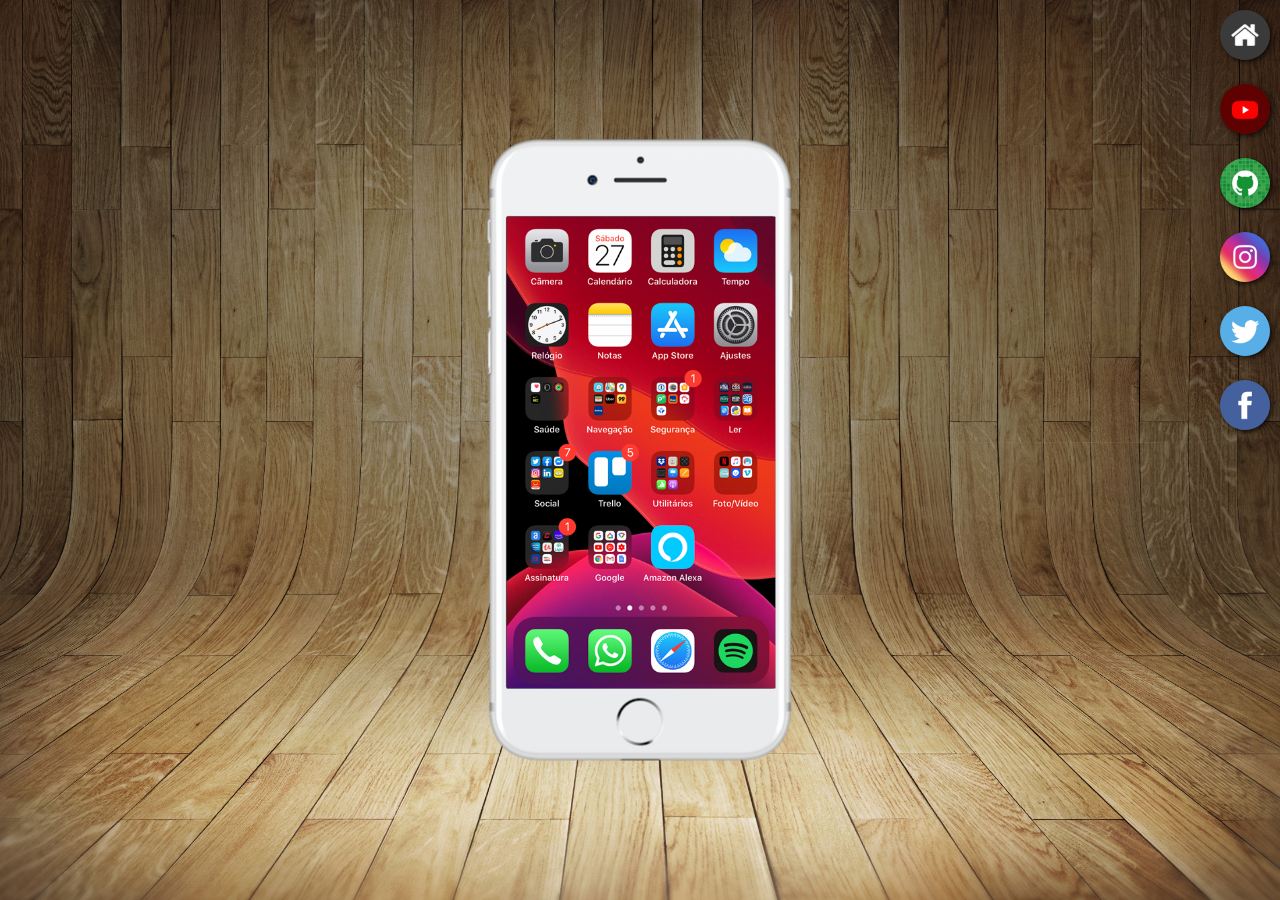
<file: index.html>
<!DOCTYPE html>
<html lang="pt-br">
<head>
    <meta charset="UTF-8">
    <meta name="viewport" content="width=device-width, initial-scale=1.0">
    <link rel="shortcut icon" href="favicon.ico" type="image/x-icon">
    <link rel="stylesheet" href="estilos/style.css">
    <title>Projeto Redes Sociais</title>
</head>
<body>
    <main>
        <section id="telefone">
            <iframe src="home.html" name="tela" id="tela" frameborder="0">
                Seu navegador não é compatível com isso...
            </iframe>
        </section>
        <section id="redes-sociais">
            <a href="home.html" target="tela"><img src="imagens/logo-home.jpg" alt="Home"></a><br>
            <a href="youtube.html" target="tela"><img src="imagens/logo-youtube.jpg" alt="YouTube"></a><br>
            <a href="github.html" target="tela"><img src="imagens/logo-github.jpg" alt="GitHub"></a><br>
            <a href="instagram.html" target="tela"><img src="imagens/logo-instagram.jpg" alt="Instagram"></a><br>
            <a href="twitter.html" target="tela"><img src="imagens/logo-twitter.jpg" alt="Twitter"></a><br>
            <a href="facebook.html" target="tela"><img src="imagens/logo-facebook.jpg" alt="Facebook"></a>
        </section>
    </main>
</body>
</html>
</file>
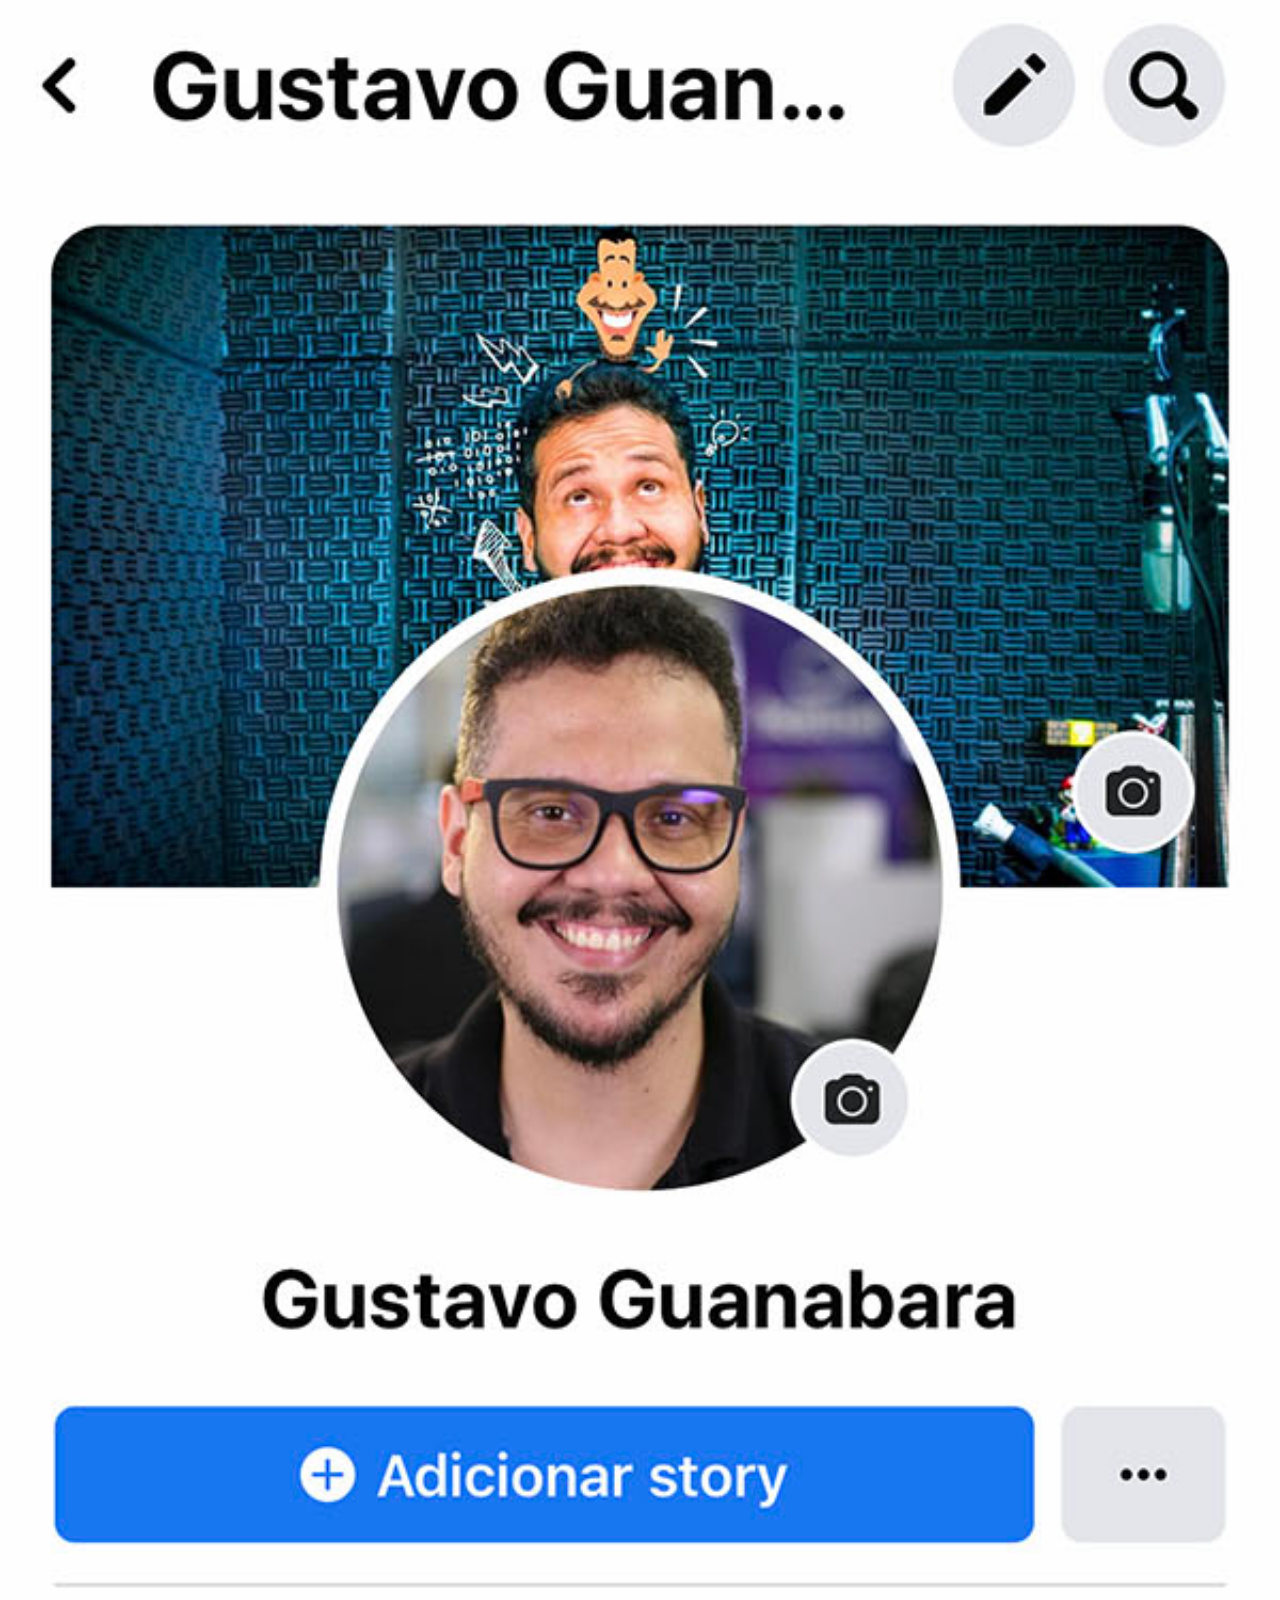
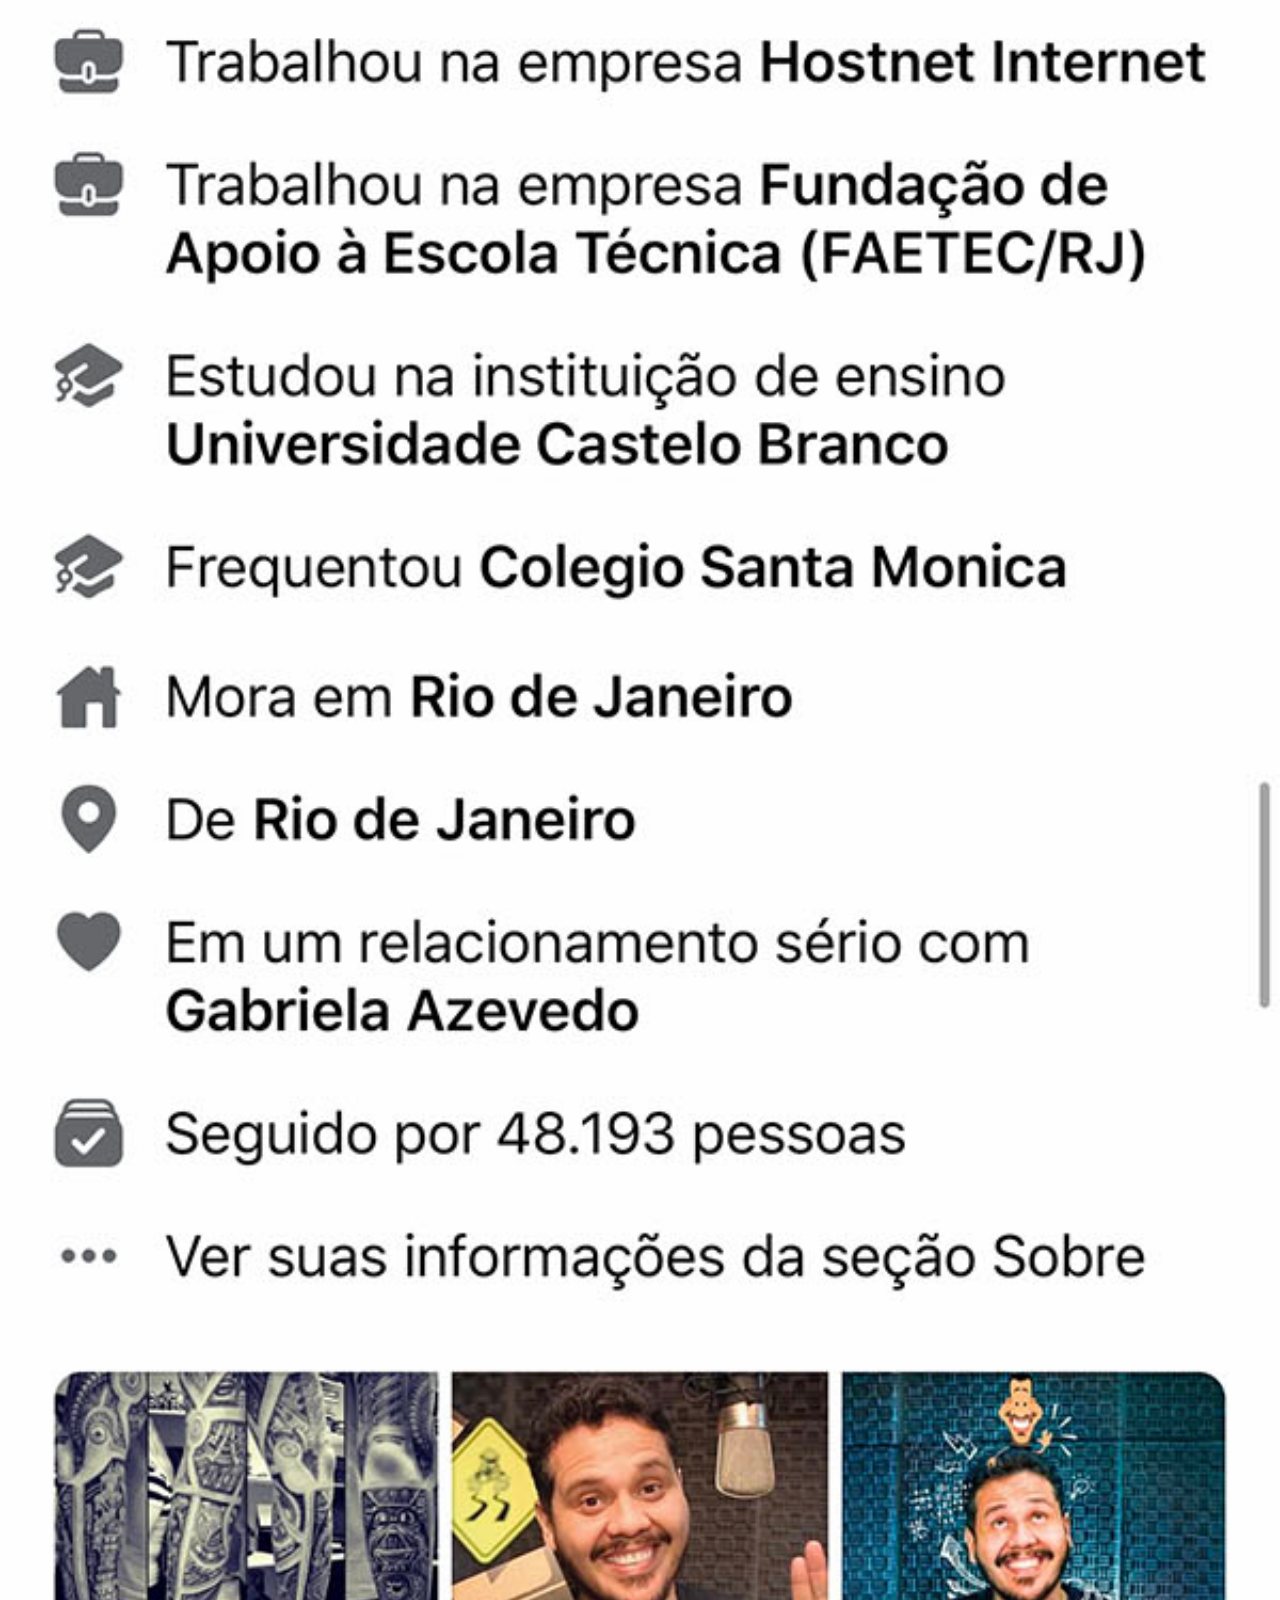
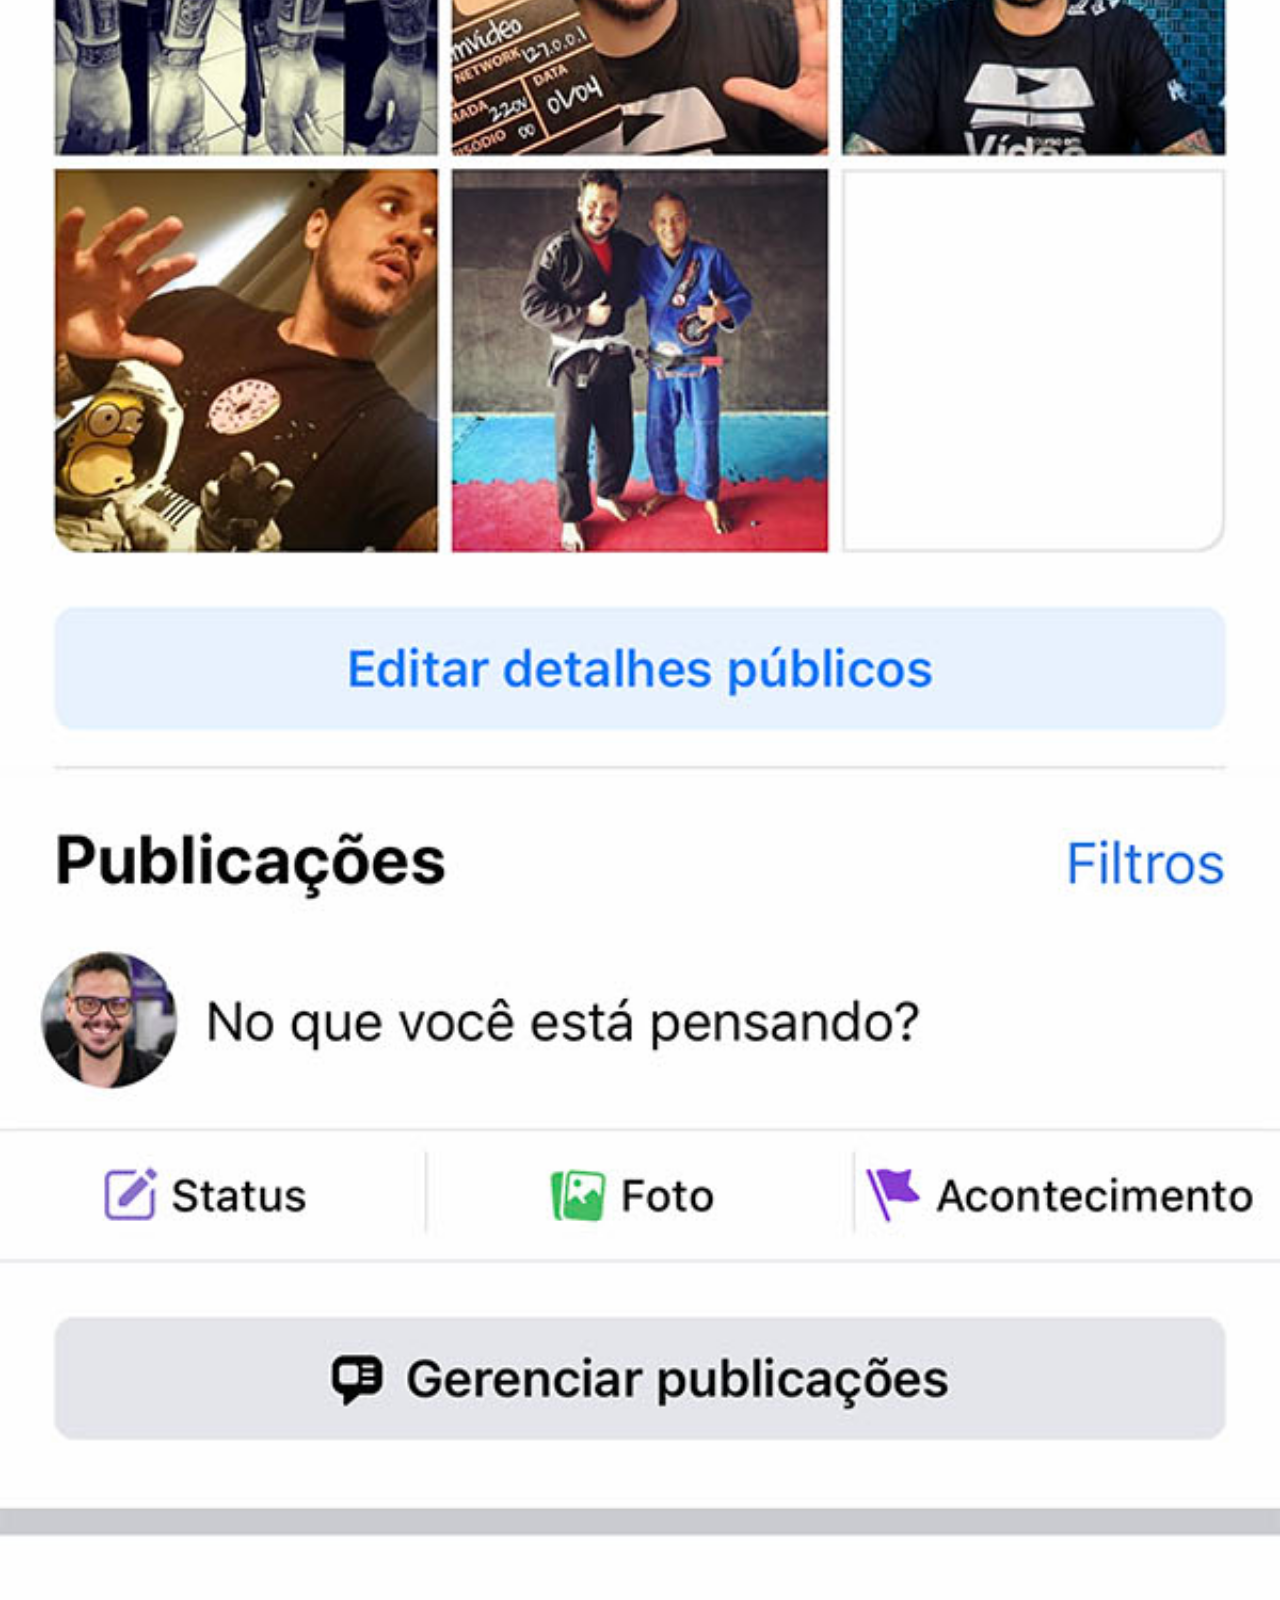
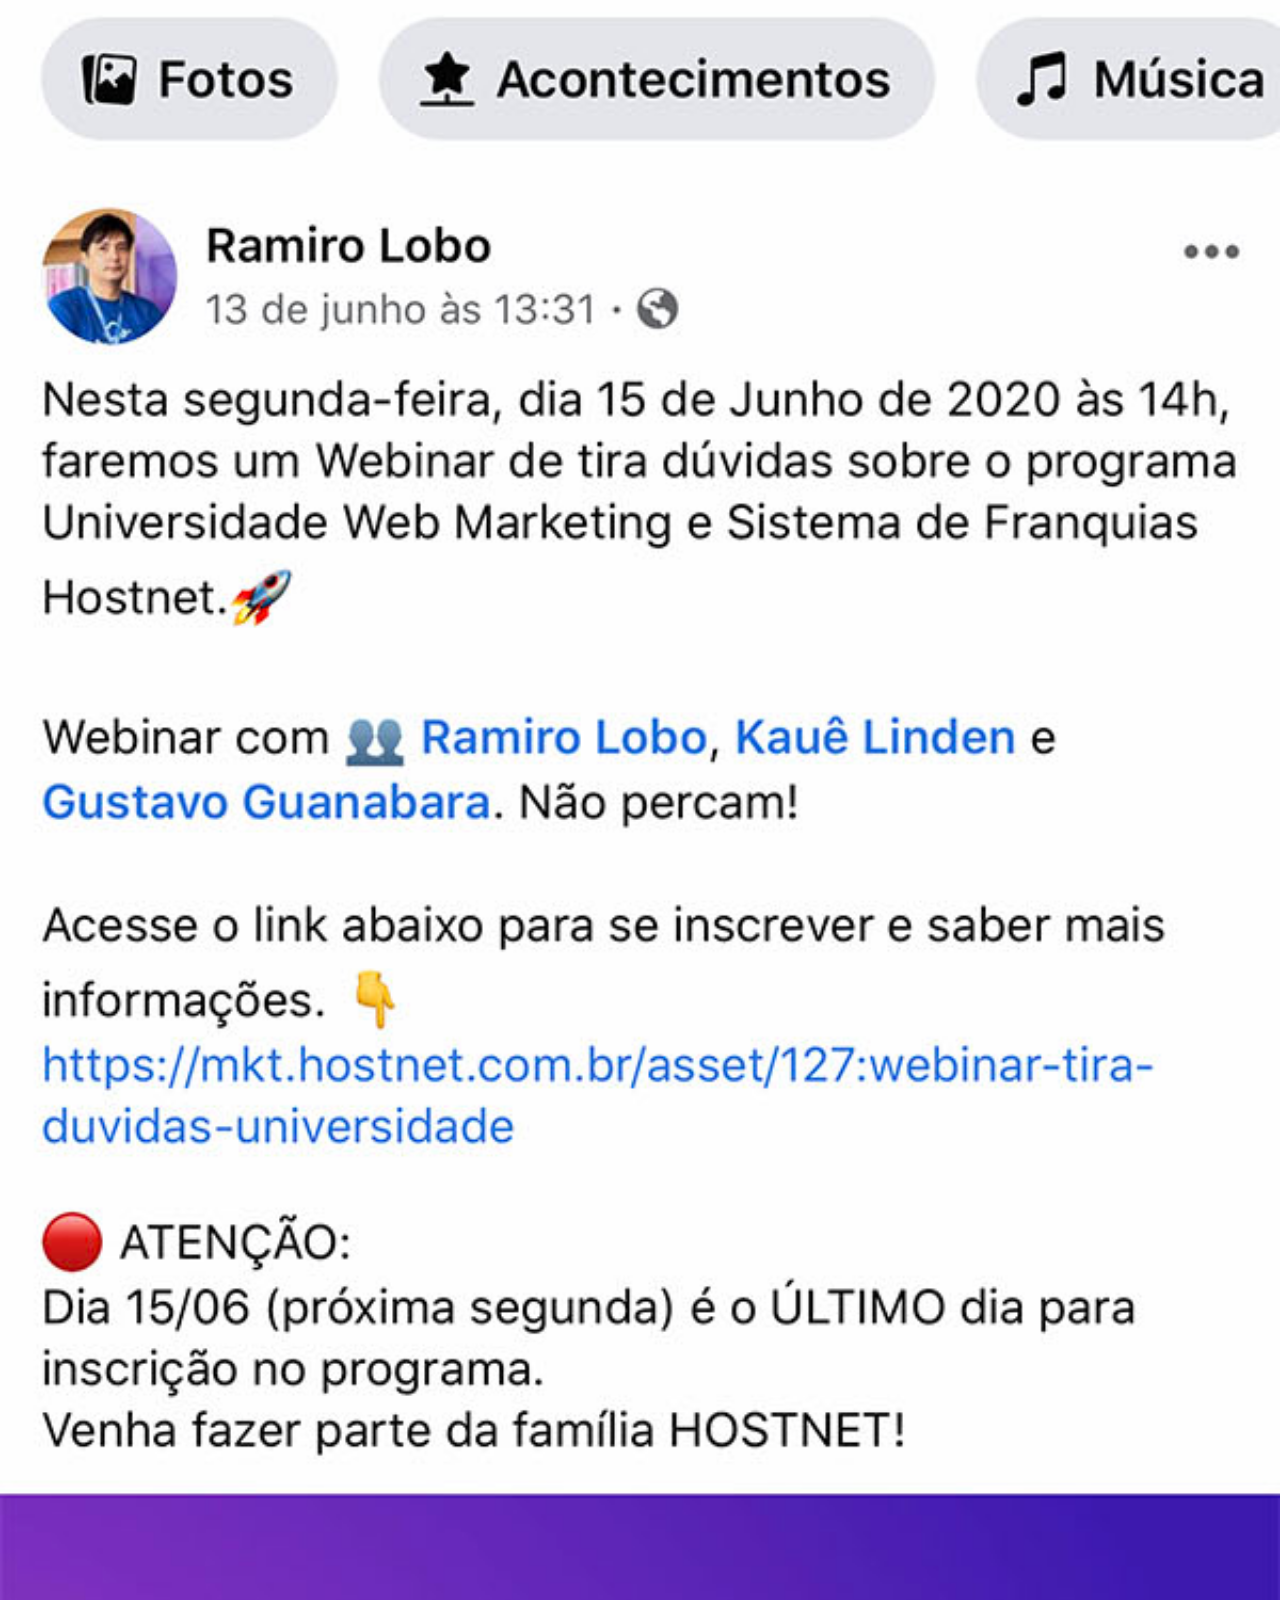
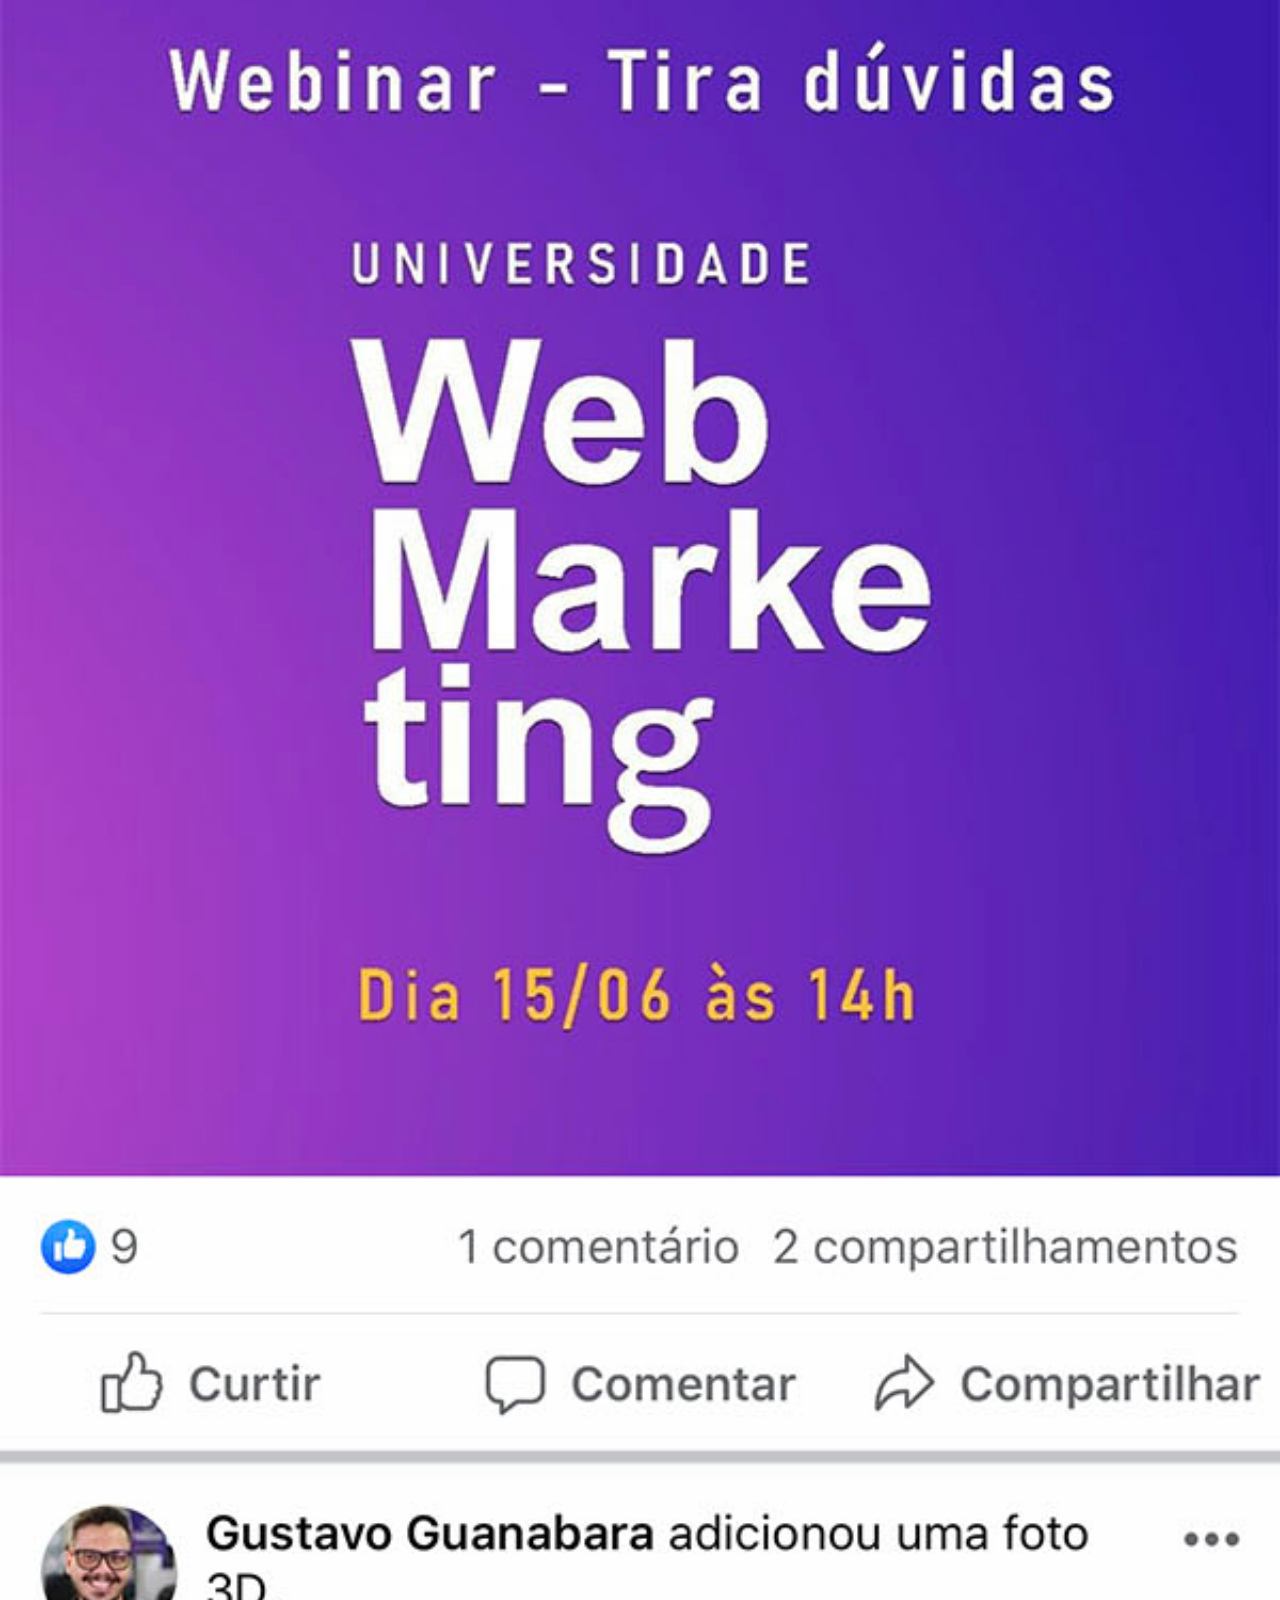
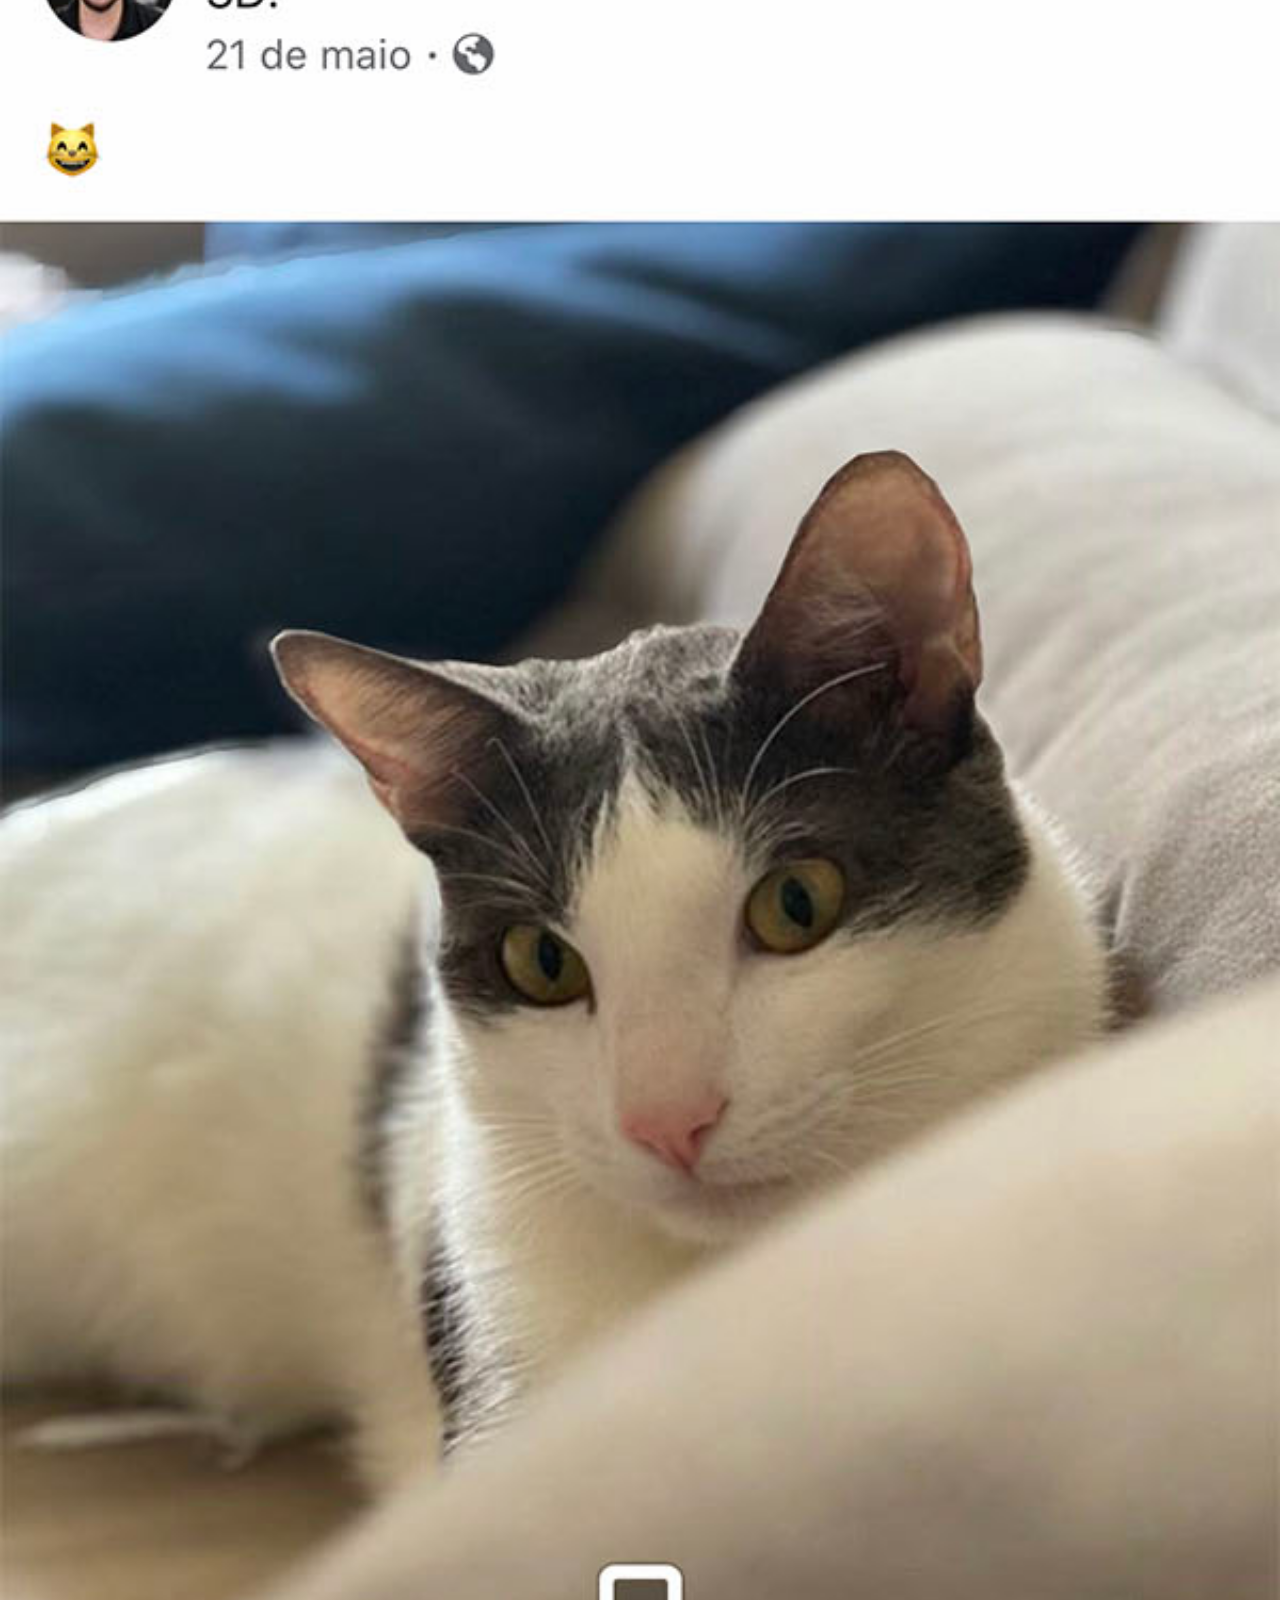
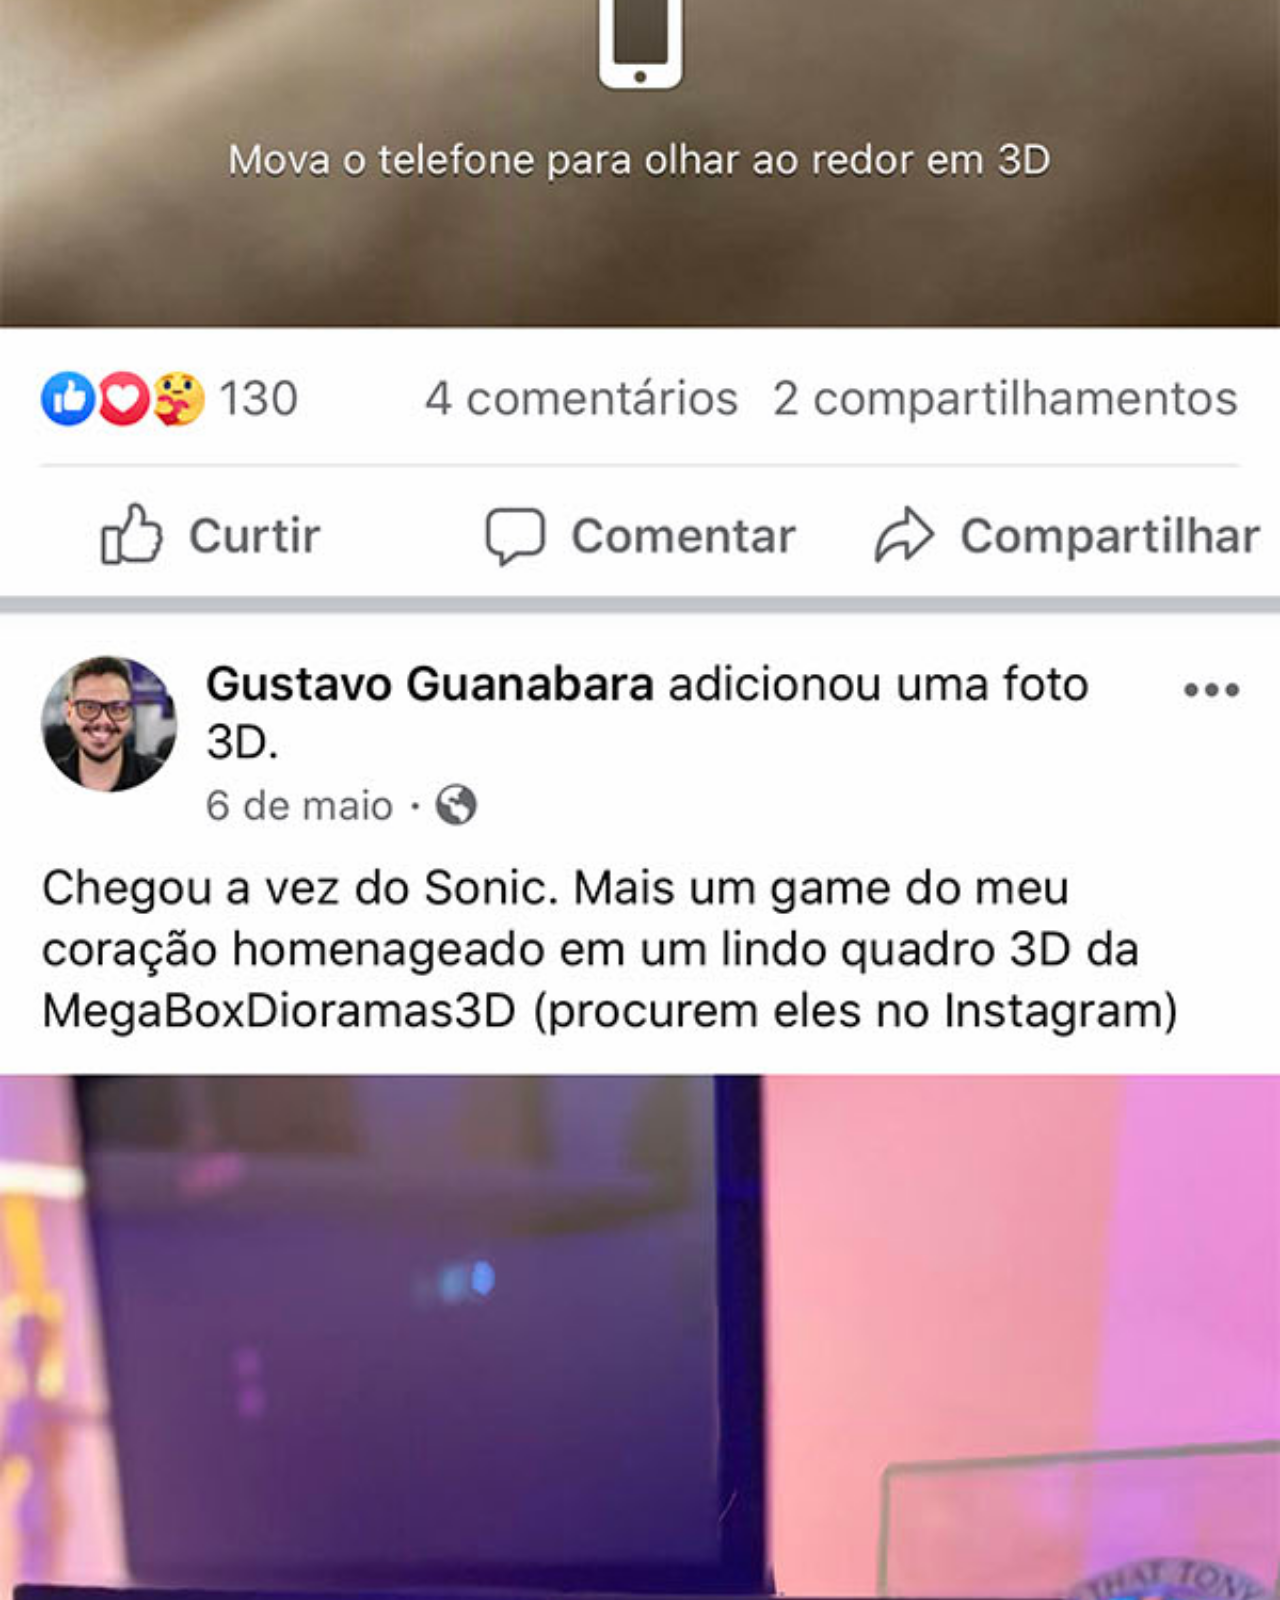
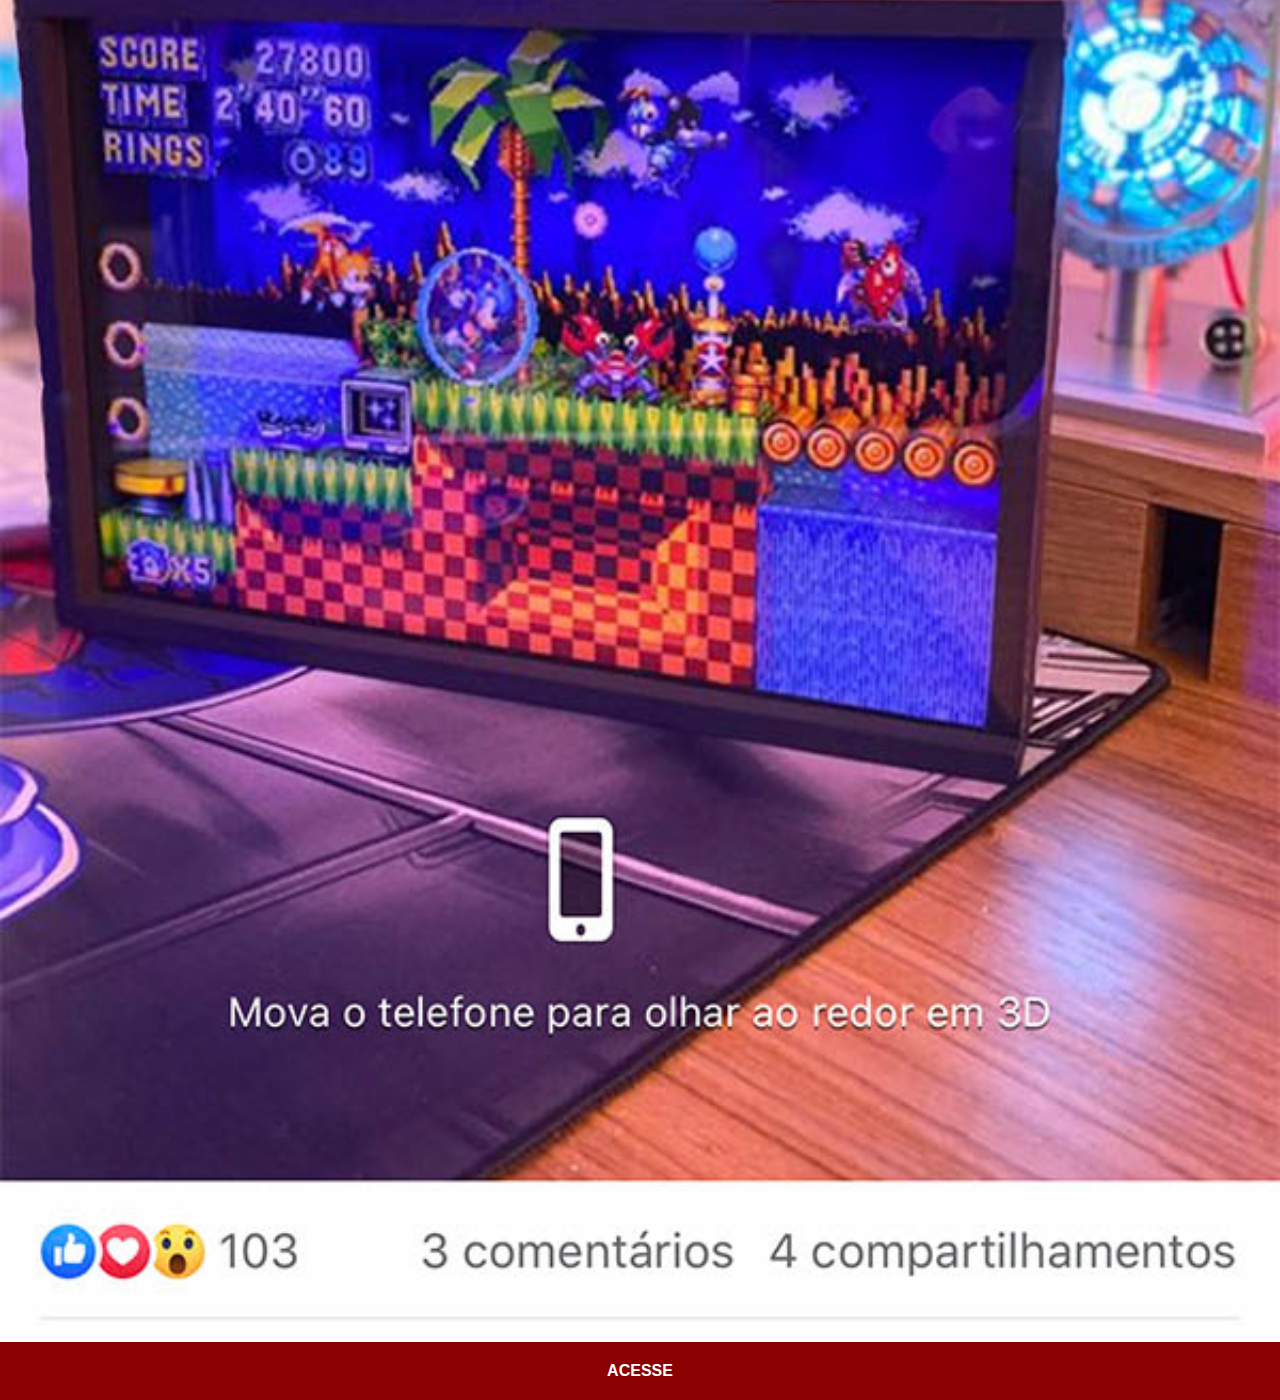
<file: facebook.html>
<!DOCTYPE html>
<html lang="en">
<head>
    <meta charset="UTF-8">
    <meta name="viewport" content="width=device-width, initial-scale=1.0">
    <title>Document</title>
    <link rel="stylesheet" href="estilos/social.css">
</head>
<body>
    <img src="imagens/tela-facebook.jpg" alt="Facebook">
    <a href="https://www.facebook.com/gustavoguanabara/?locale=pt_BR" target="_blank">ACESSE</a>
</body>
</html>
</file>
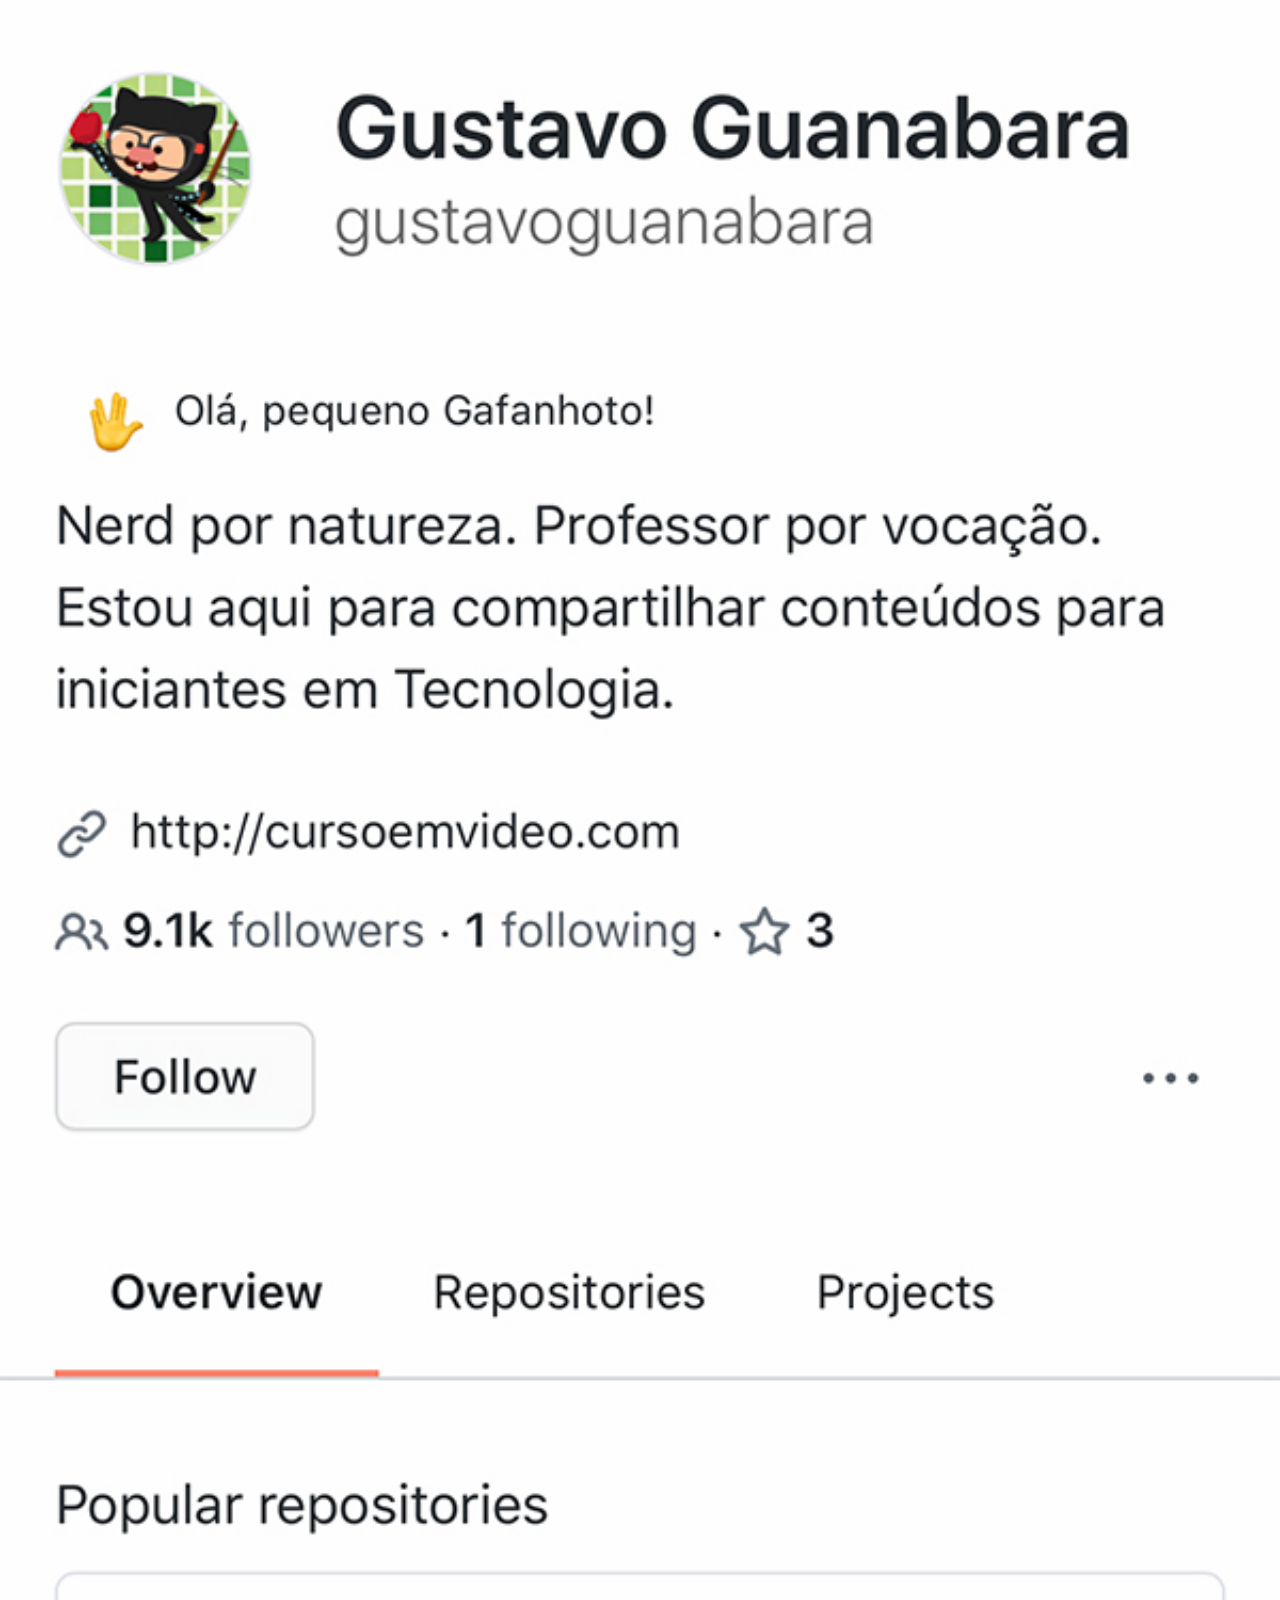
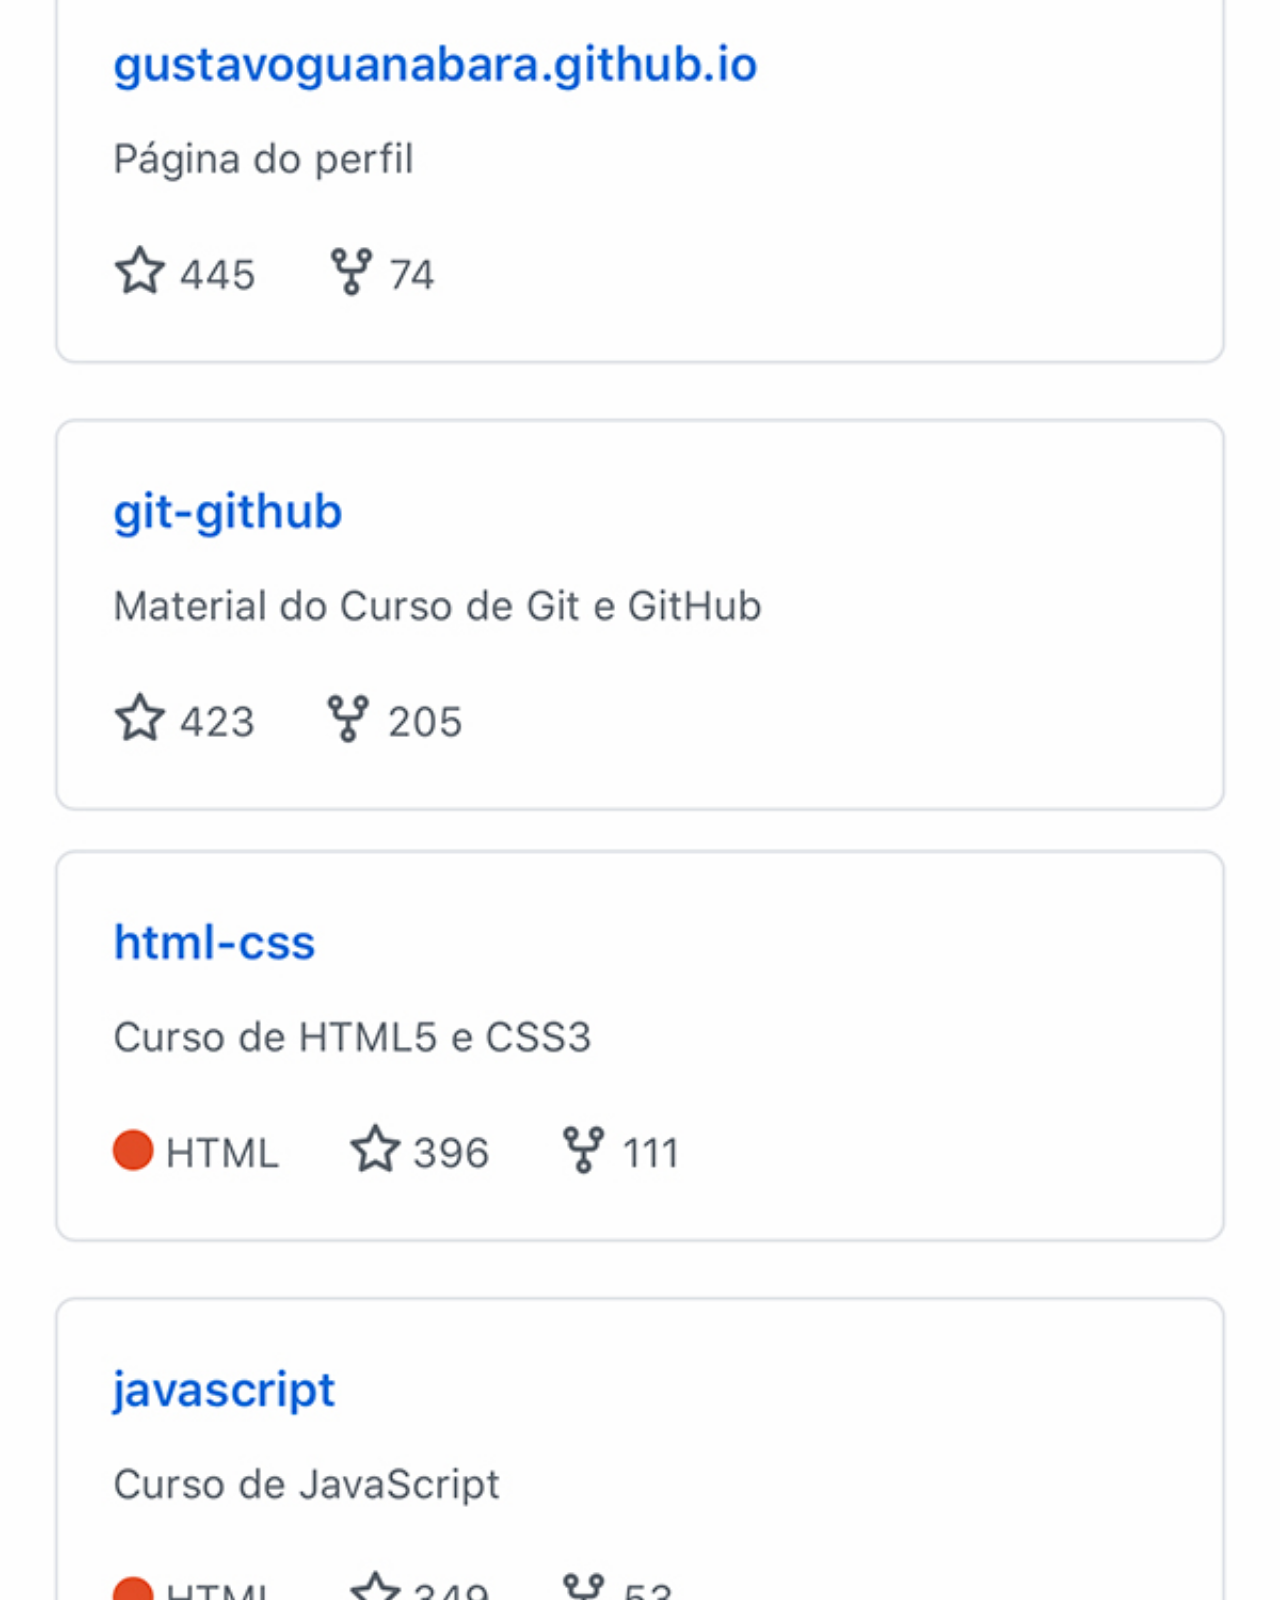
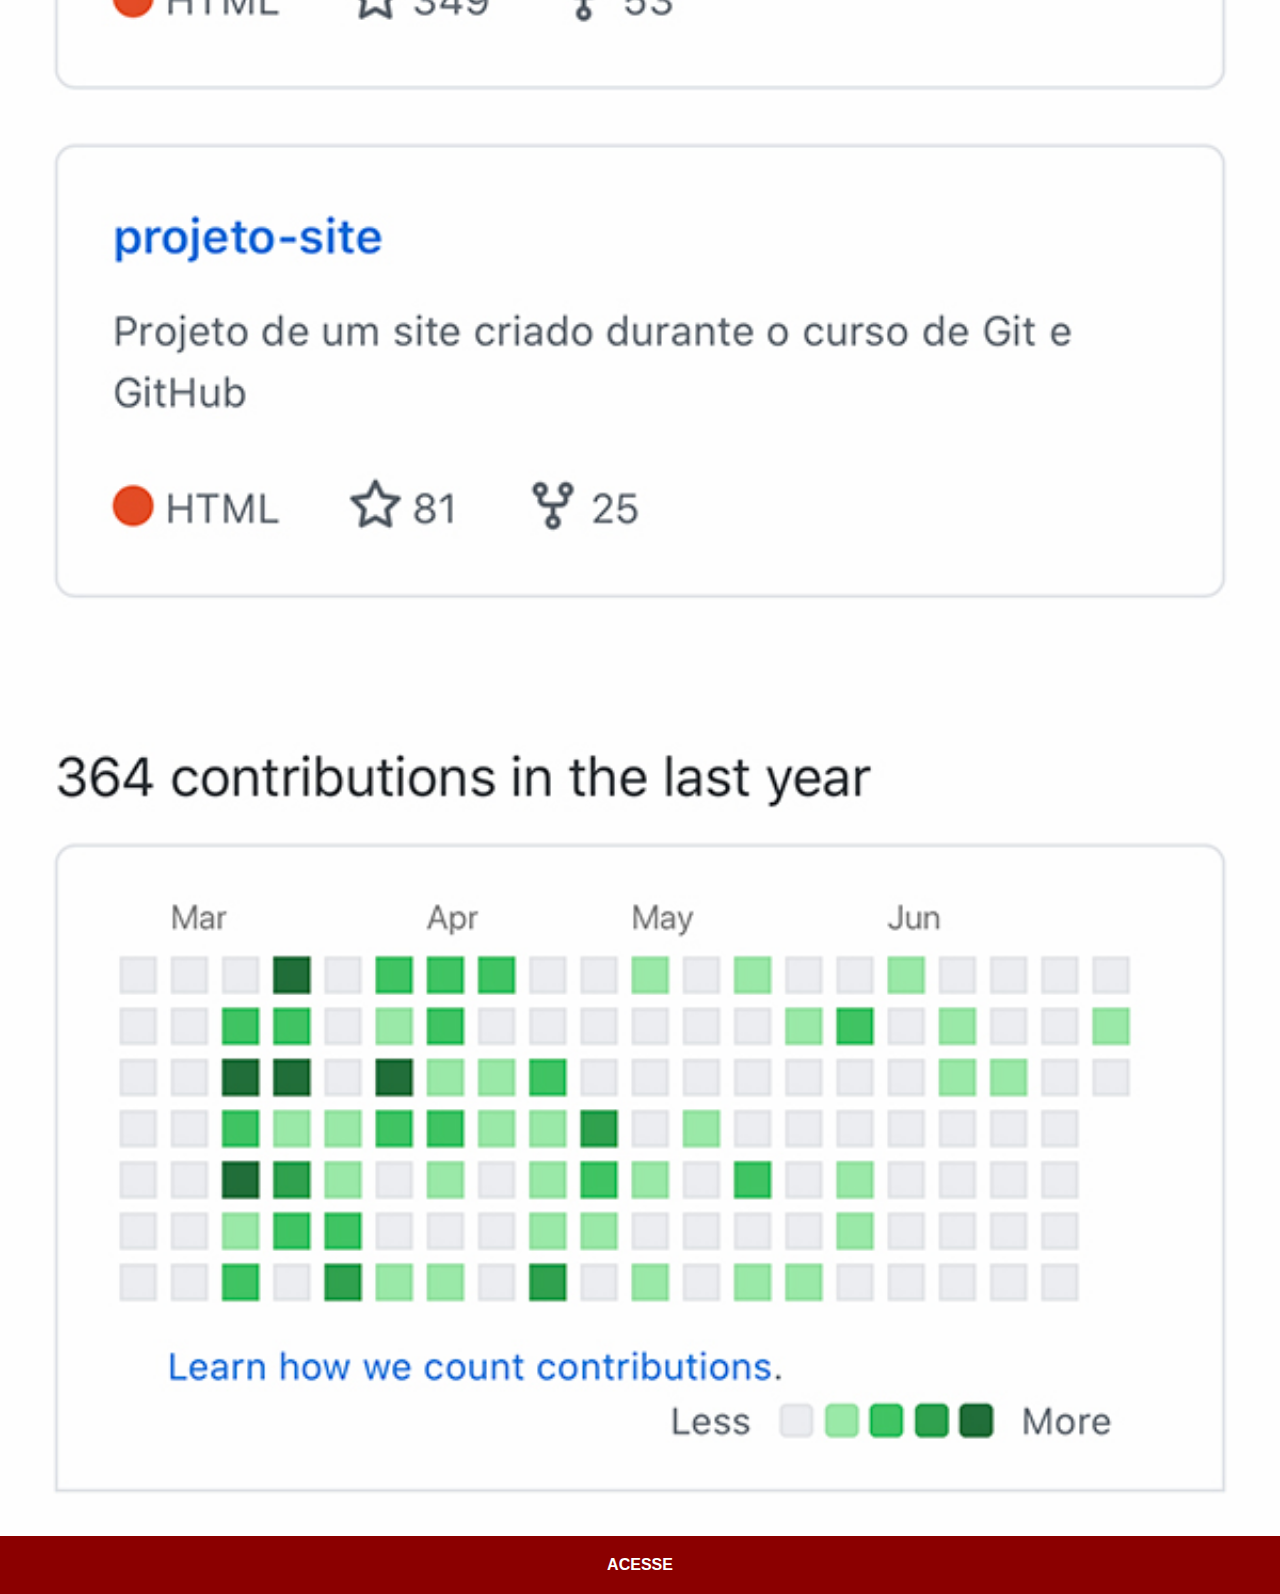
<file: github.html>
<!DOCTYPE html>
<html lang="pt-br">
<head>
    <meta charset="UTF-8">
    <meta name="viewport" content="width=device-width, initial-scale=1.0">
    <title>GitHub</title>
    <link rel="stylesheet" href="estilos/social.css">
</head>
<body>
    <img src="imagens/tela-github.jpg" alt="GitHub">
    <a href="https://github.com/gustavoguanabara" target="_blank">ACESSE</a>
</body>
</html>
</file>
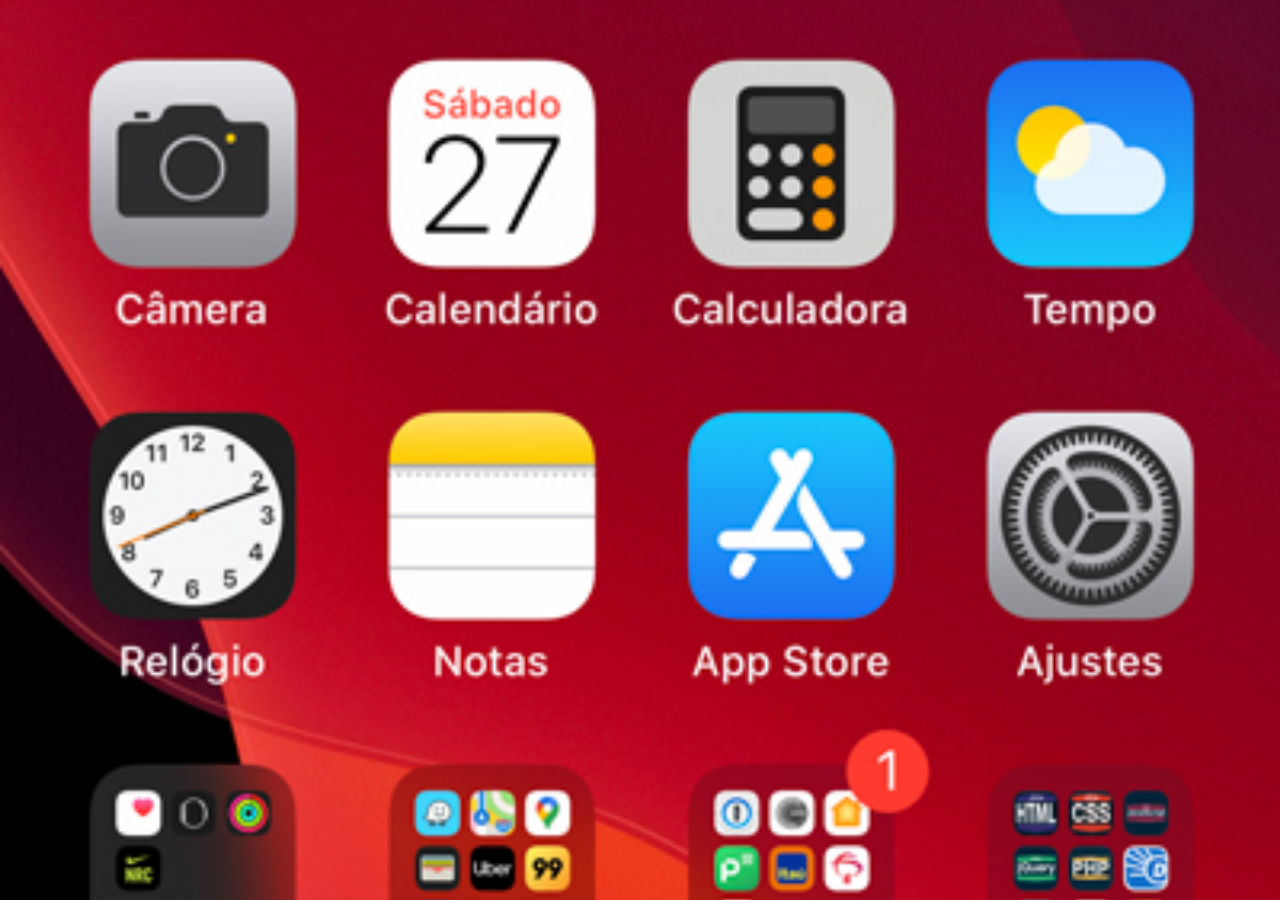
<file: home.html>
<!DOCTYPE html>
<html lang="pt-br">
<head>
    <meta charset="UTF-8">
    <meta name="viewport" content="width=device-width, initial-scale=1.0">
    <title>Home</title>
    <style>
        * {
            margin: 0px;
            padding: 0px;
        }

        body {
            width: 100vw;
            height: 100vh;
            background: black url('imagens/tela-home.jpg') no-repeat top center;
            background-size: cover;
        }

    </style>
</head>
<body>
    
</body>
</html>
</file>
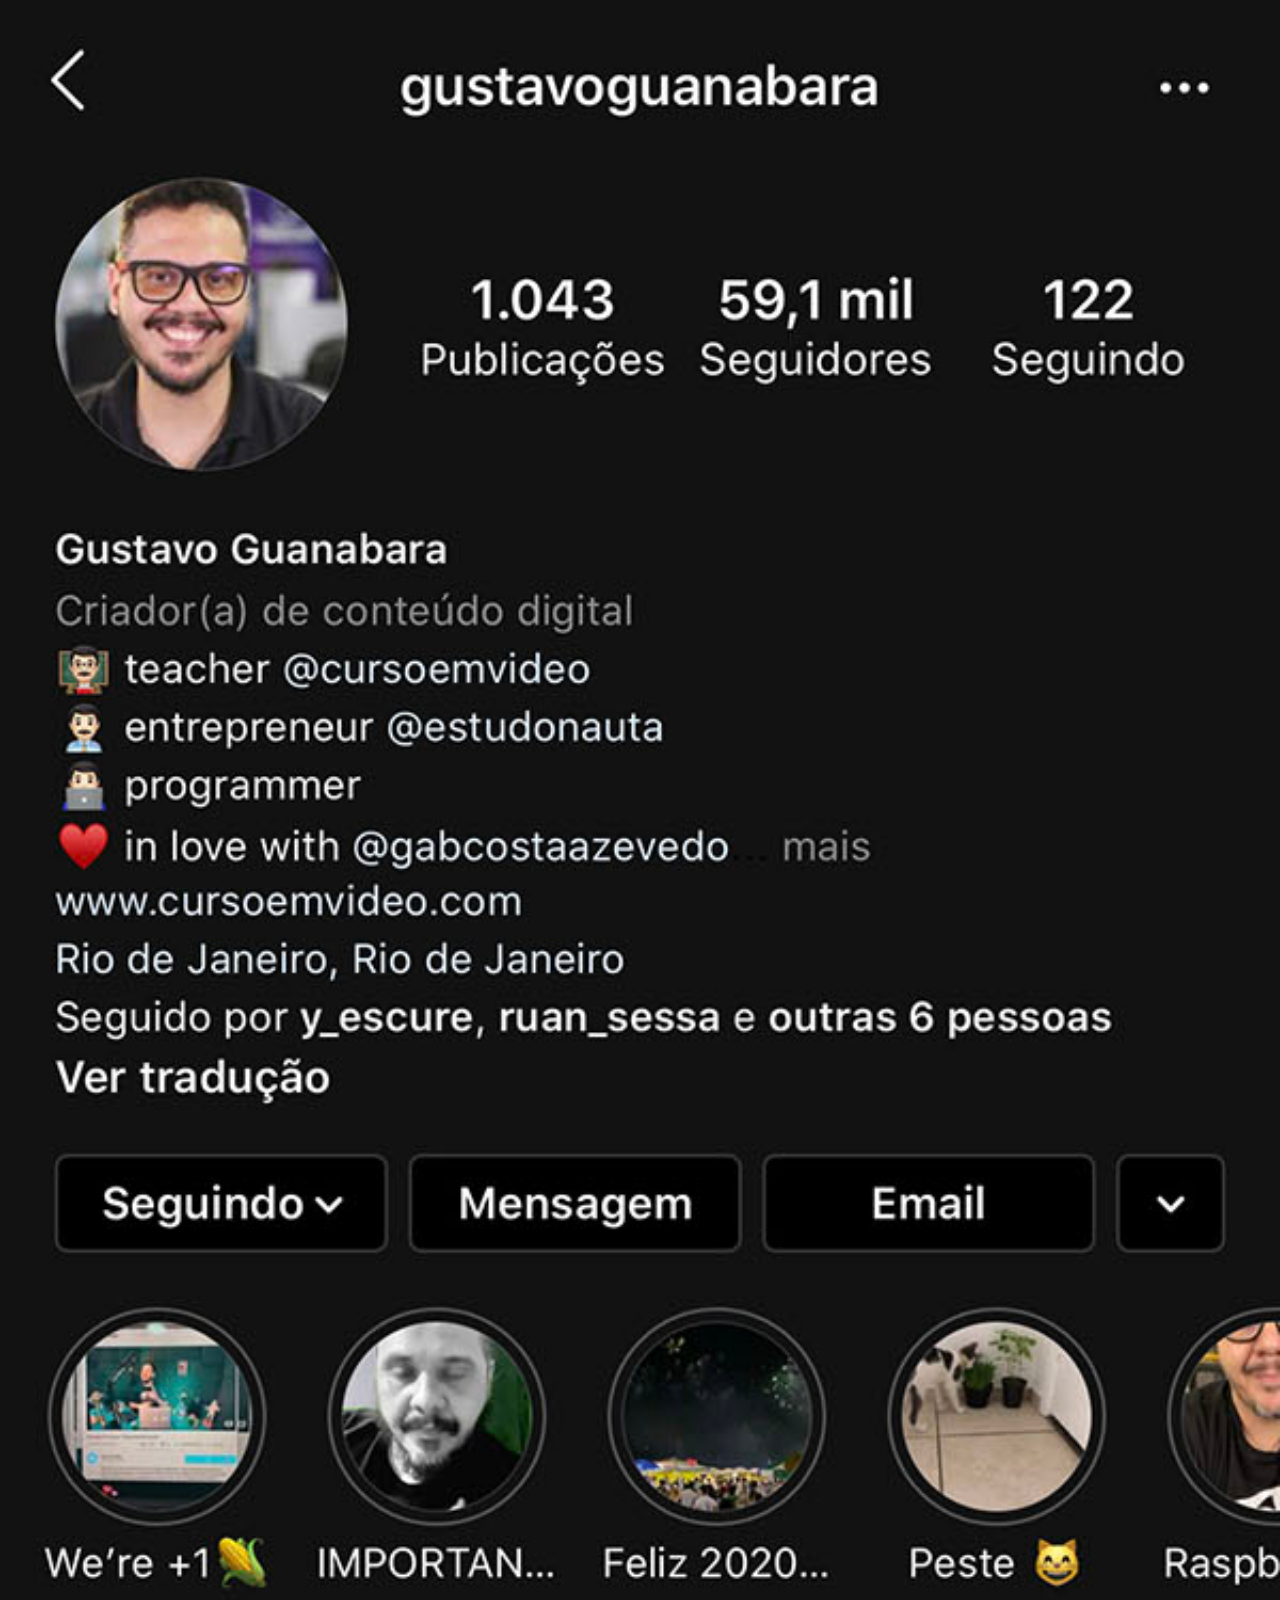
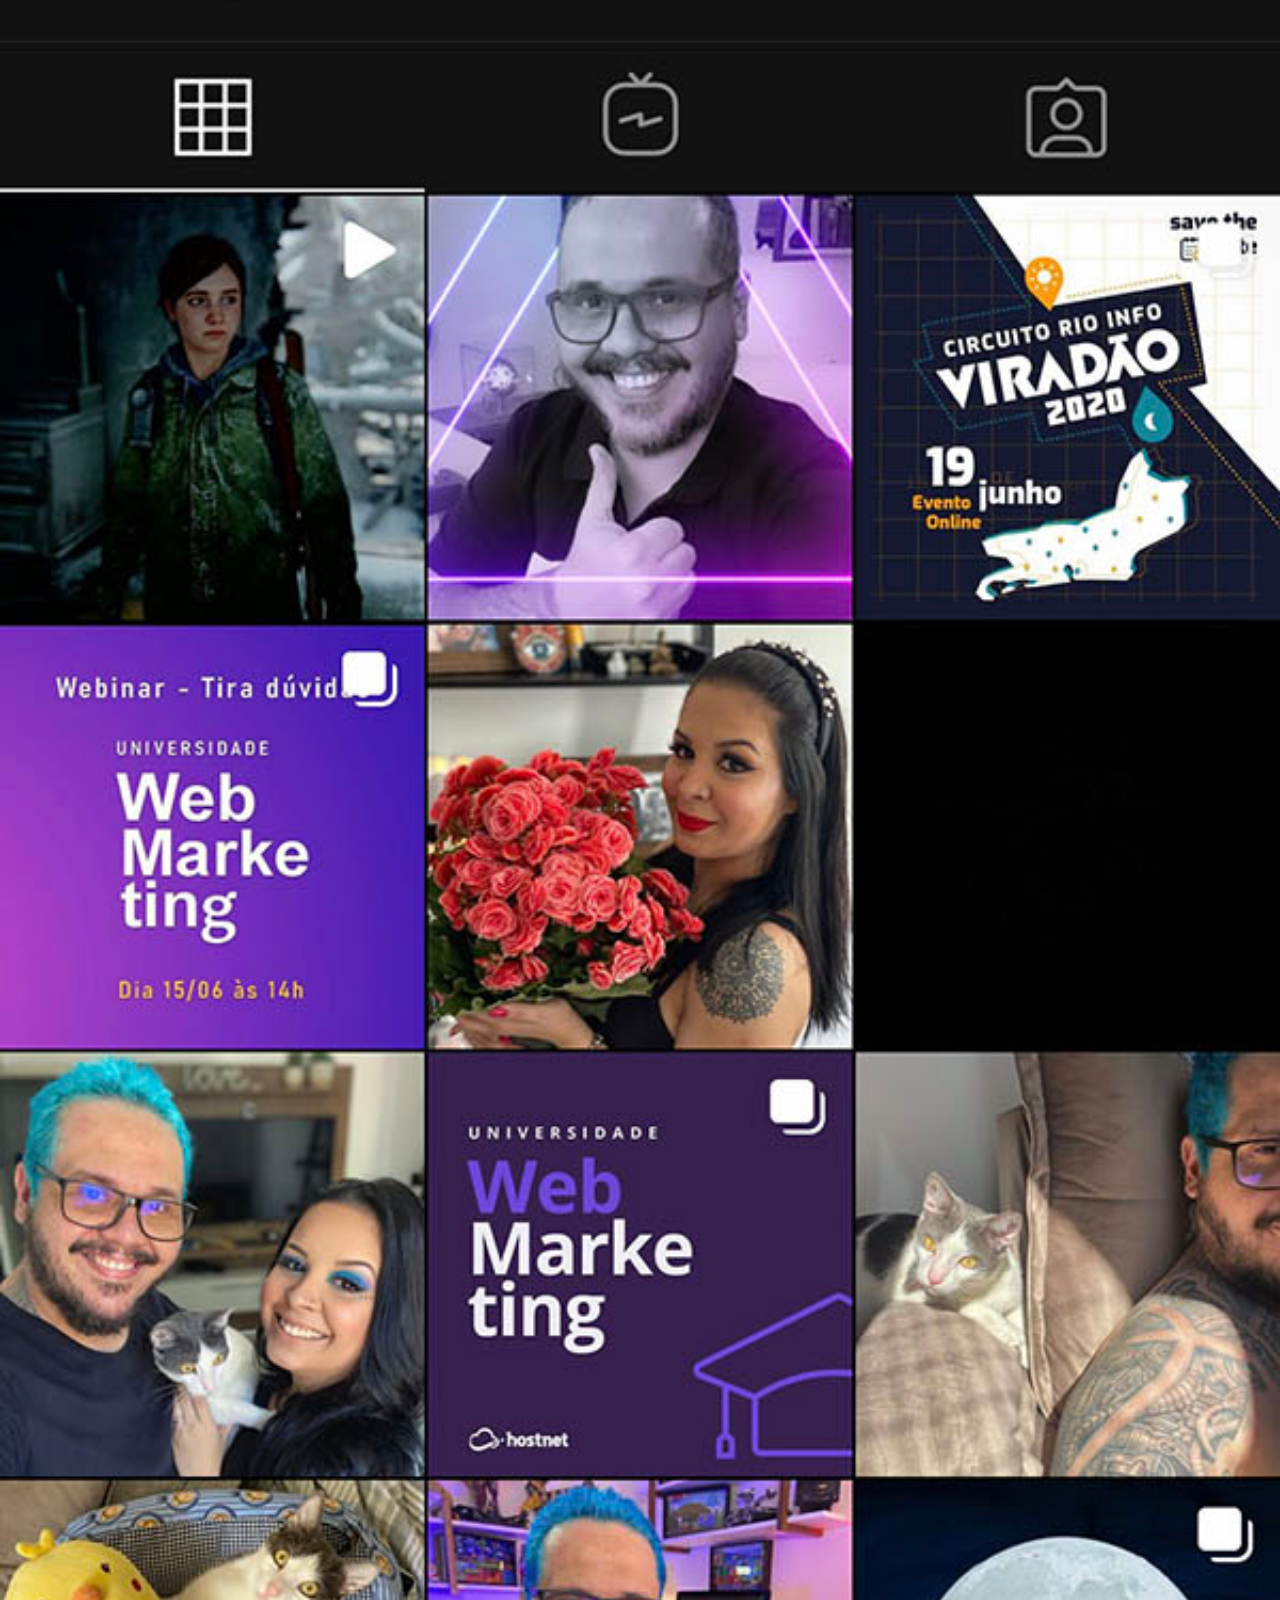
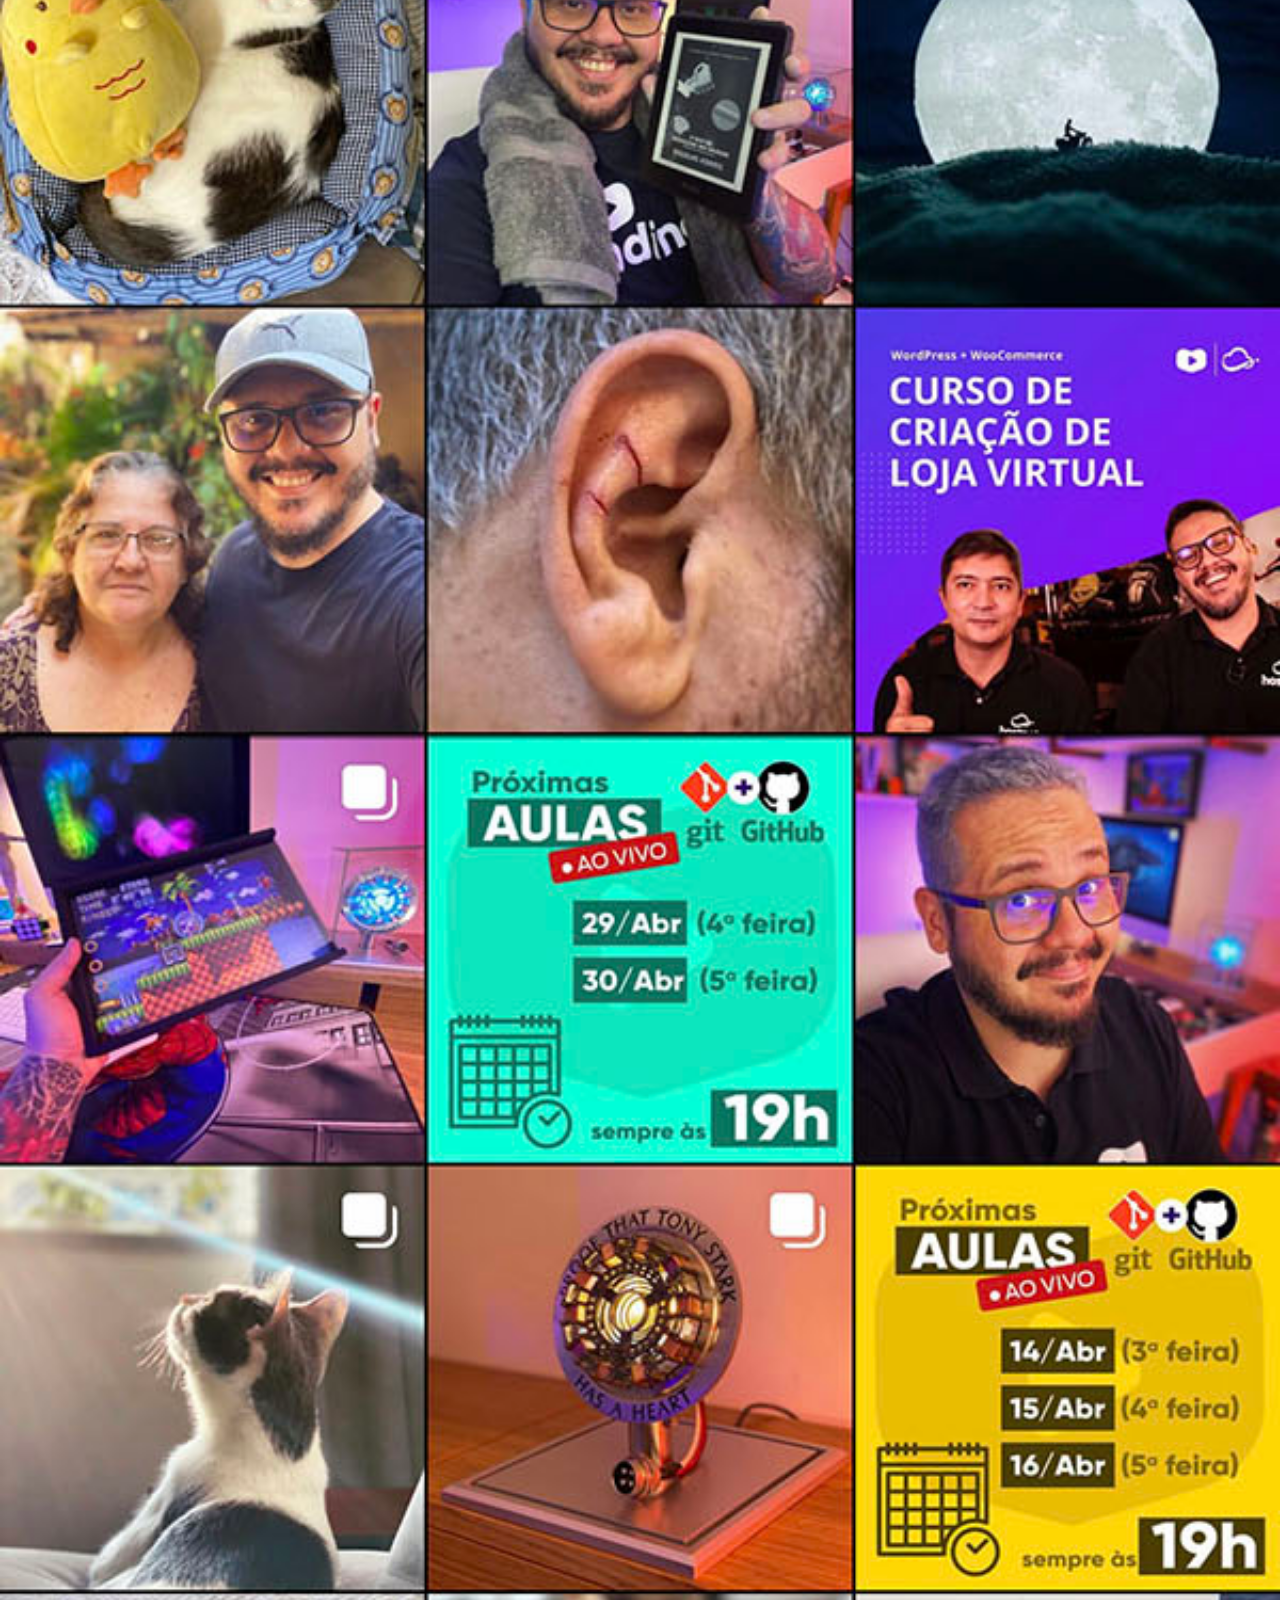
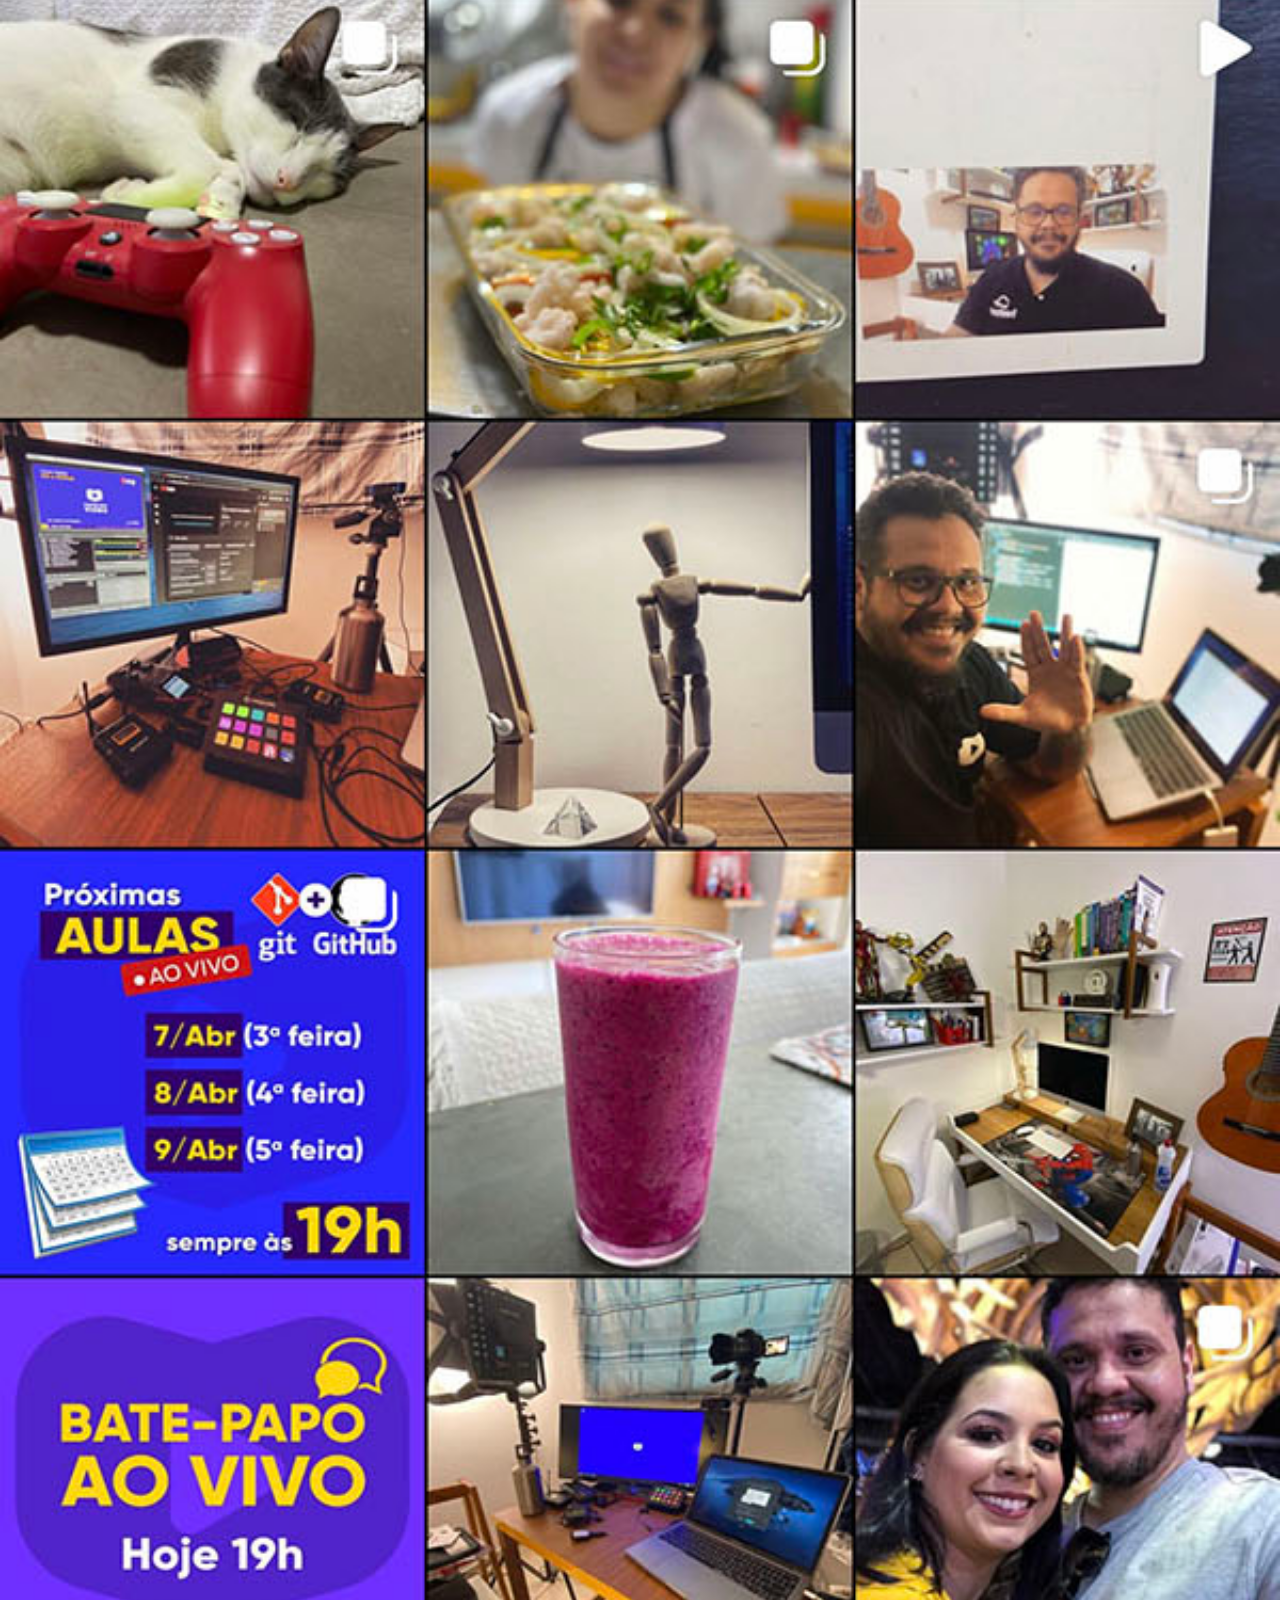
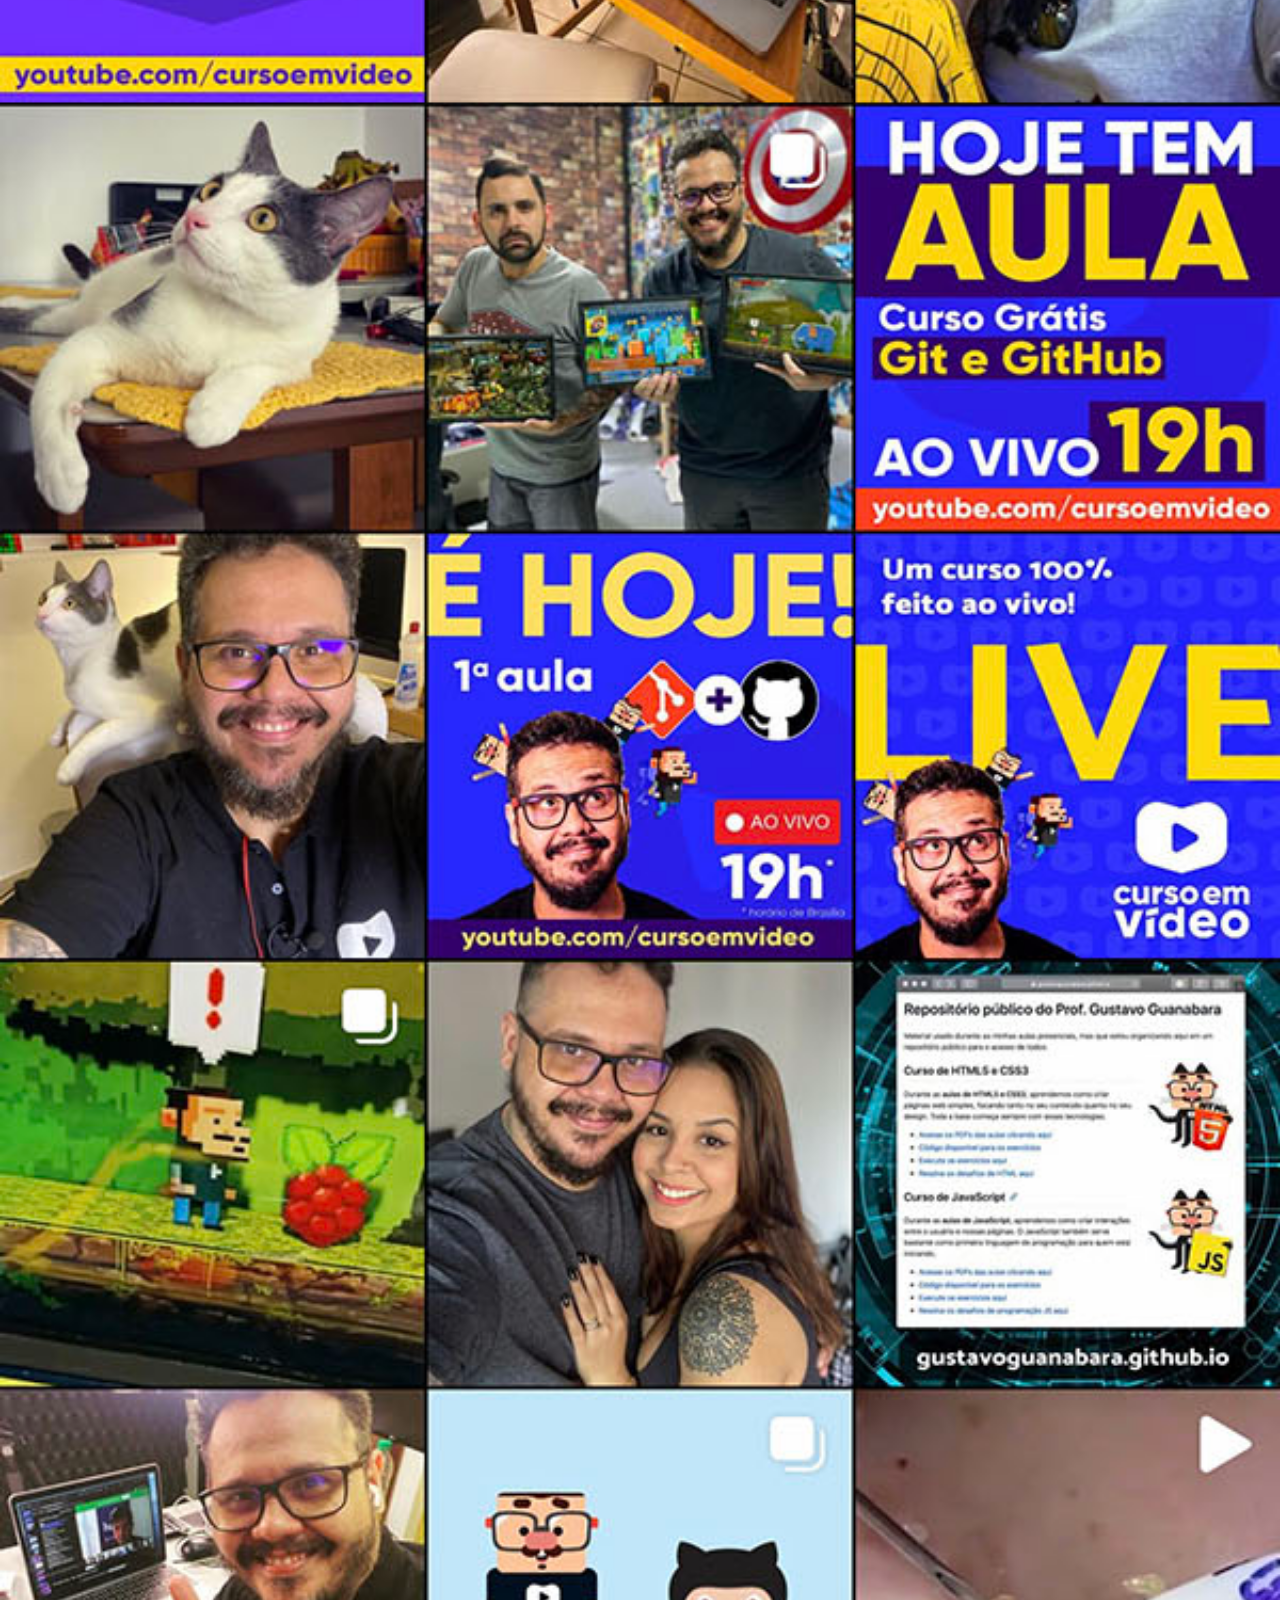
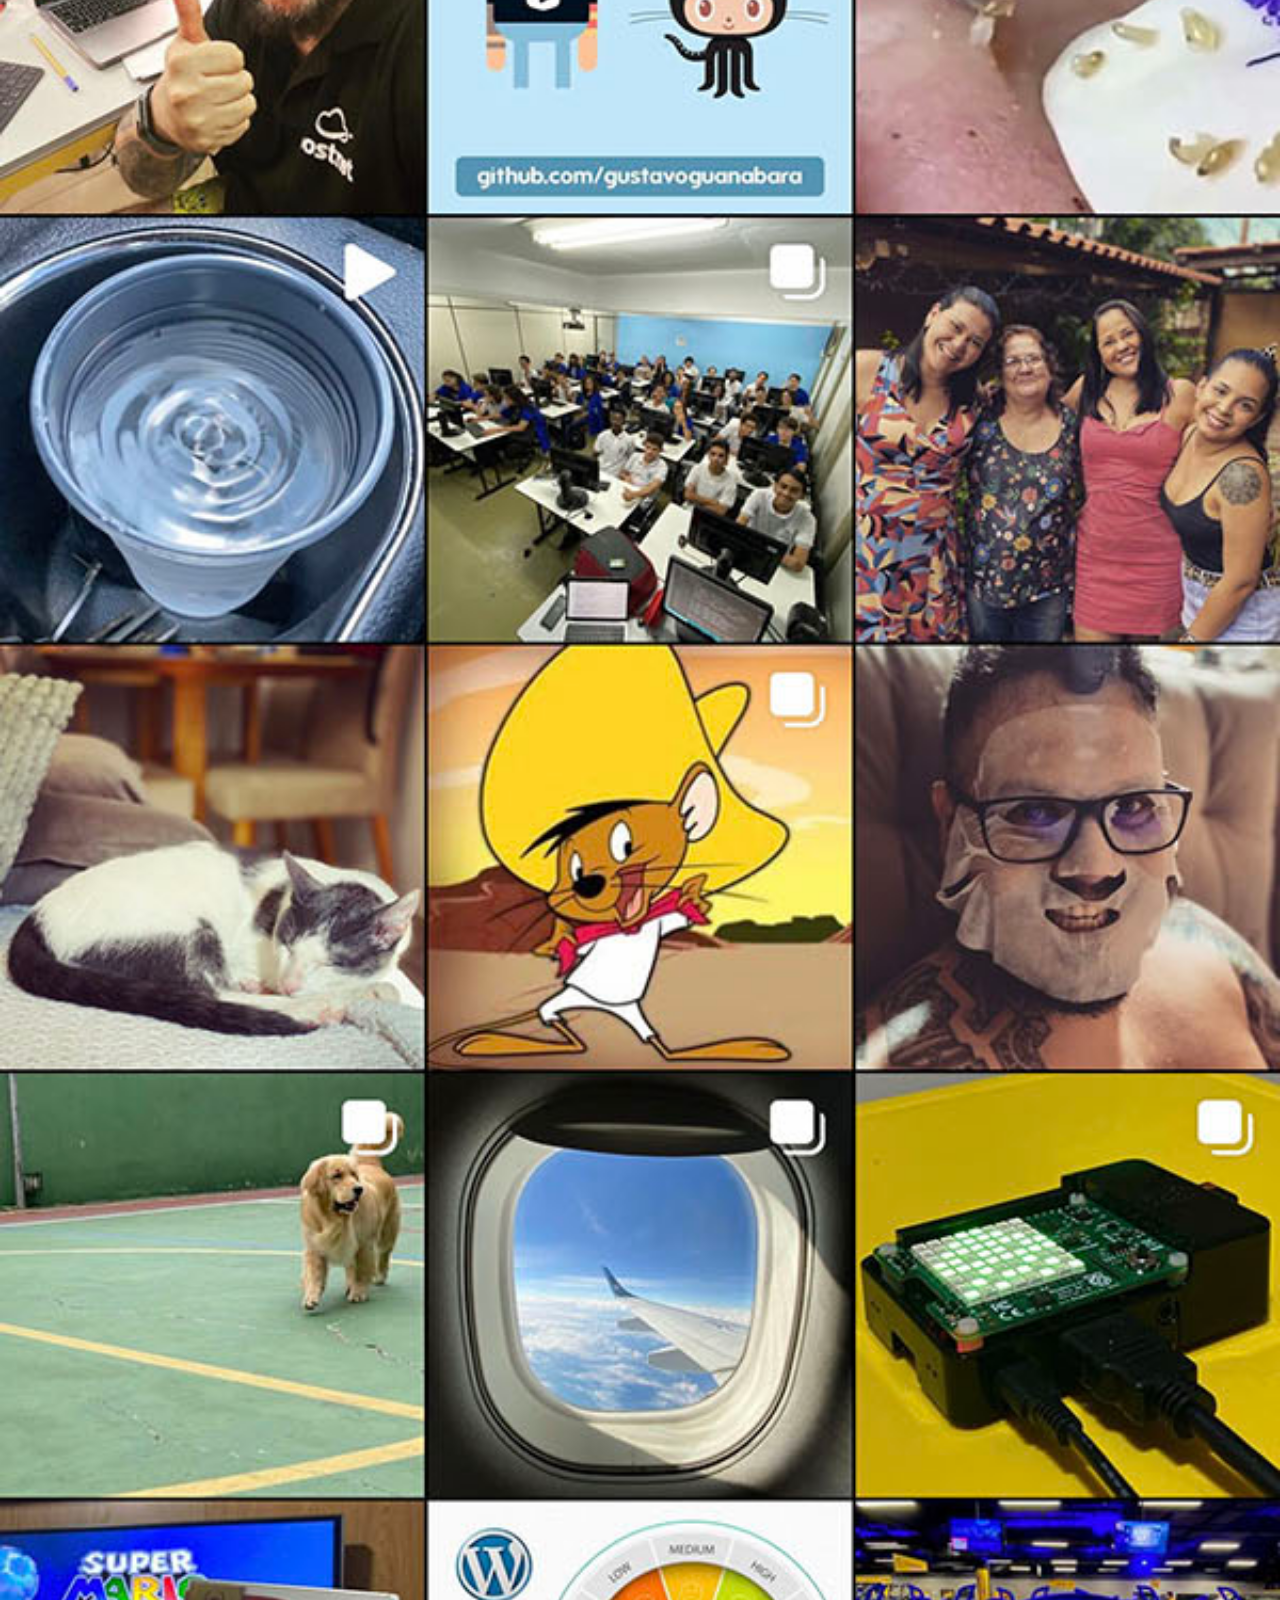
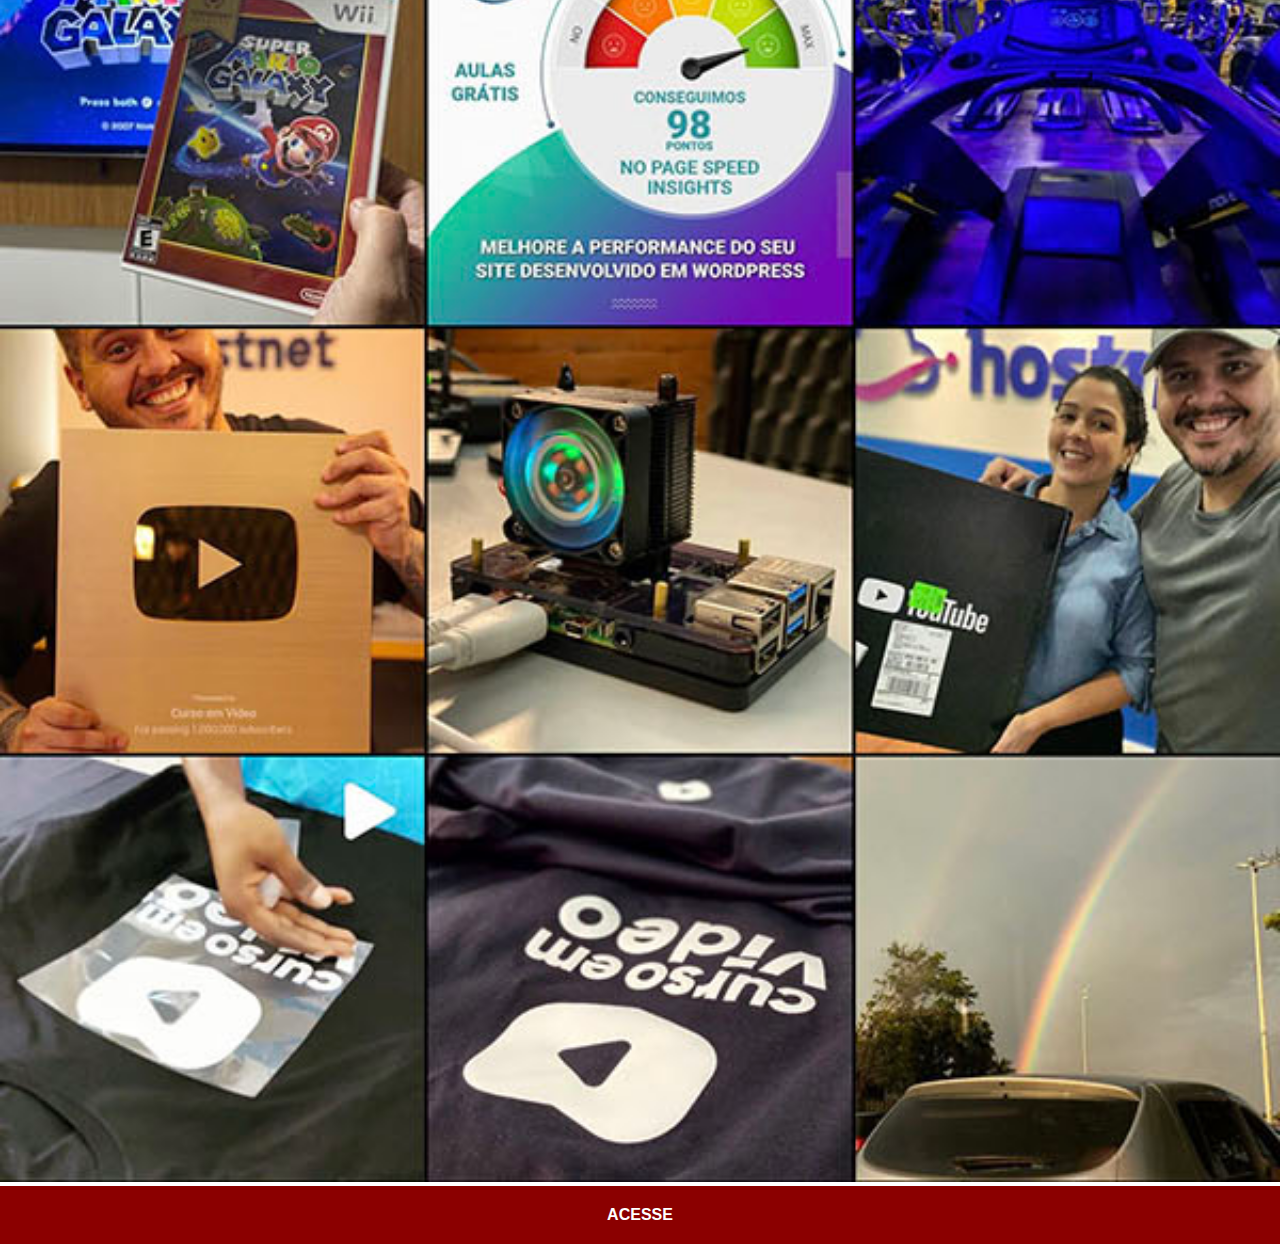
<file: instagram.html>
<!DOCTYPE html>
<html lang="pt-br">
<head>
    <meta charset="UTF-8">
    <meta name="viewport" content="width=device-width, initial-scale=1.0">
    <title>Instagram</title>
    <link rel="stylesheet" href="estilos/social.css">
</head>
<body>
    <img src="imagens/tela-instagram.jpg" alt="Instagram">
    <a href="https://www.instagram.com/gustavoguanabara/" target="_blank">ACESSE</a>
</body>
</html>
</file>
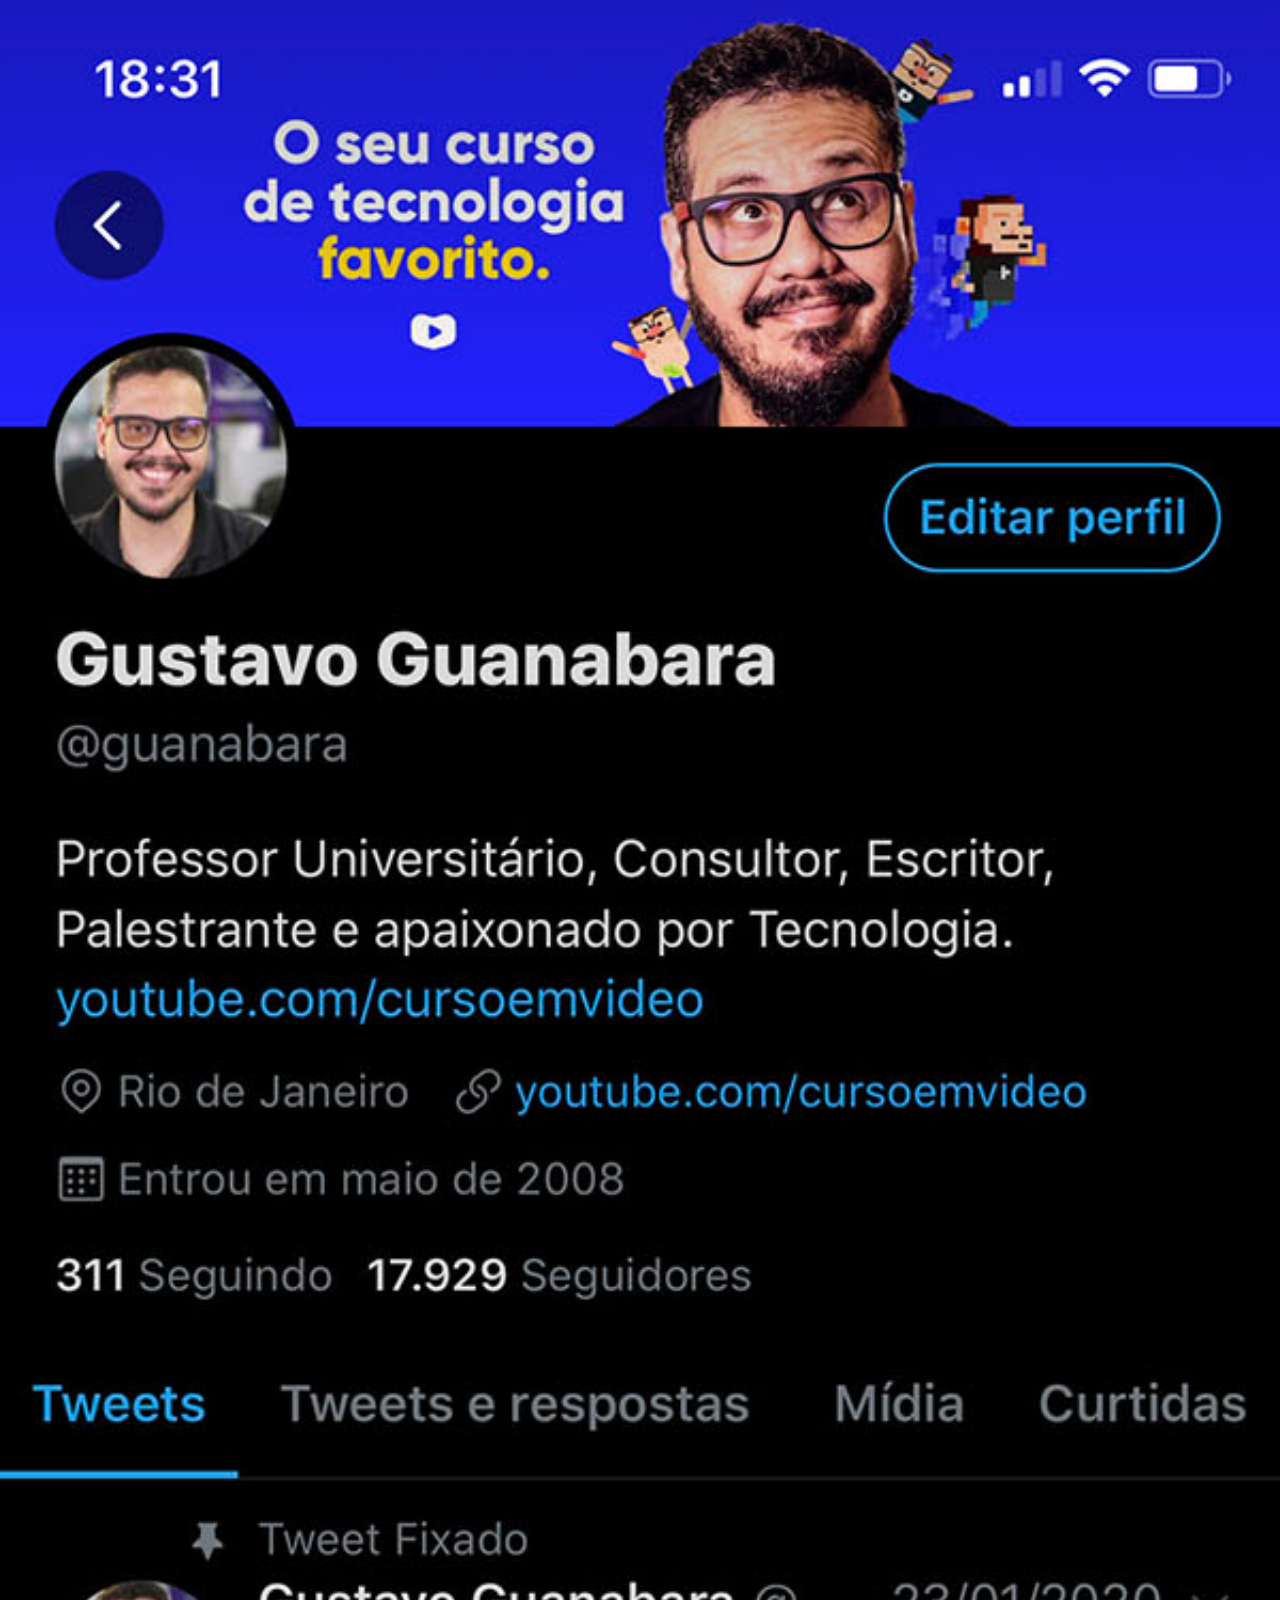
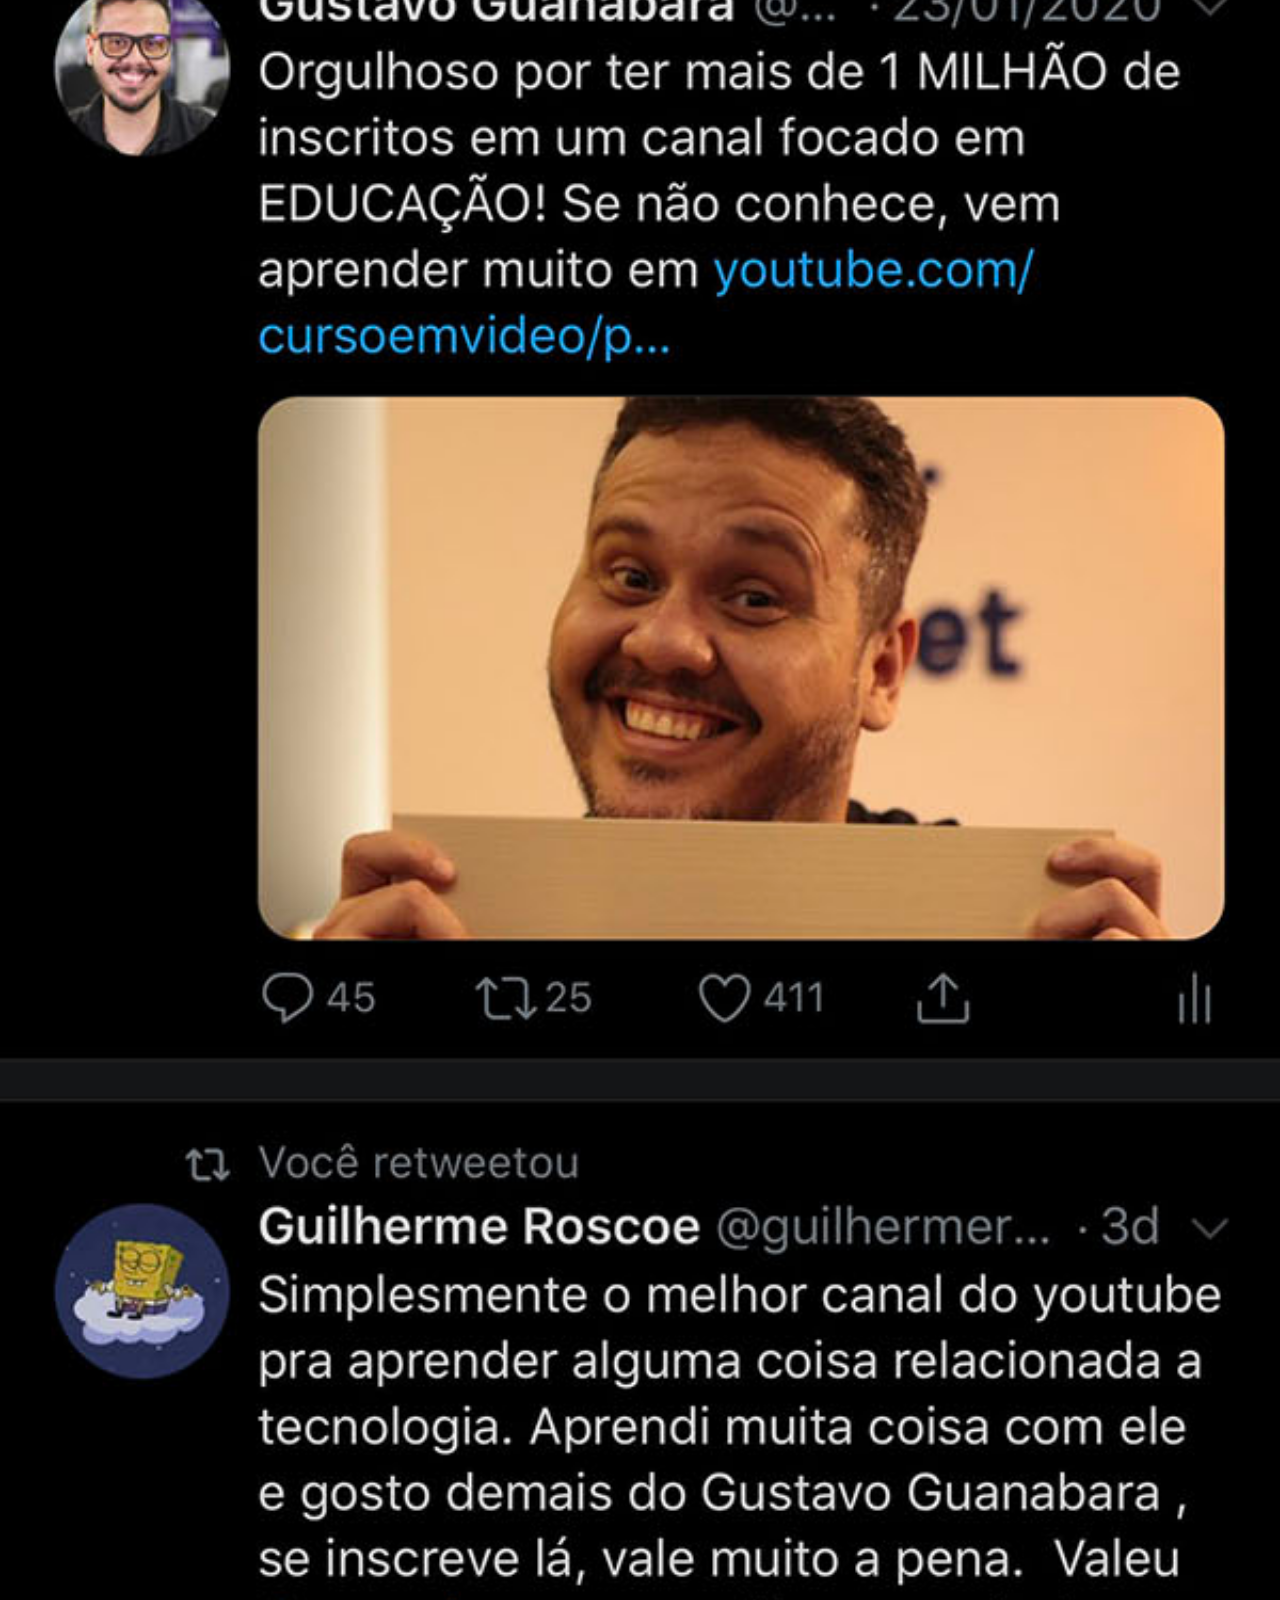
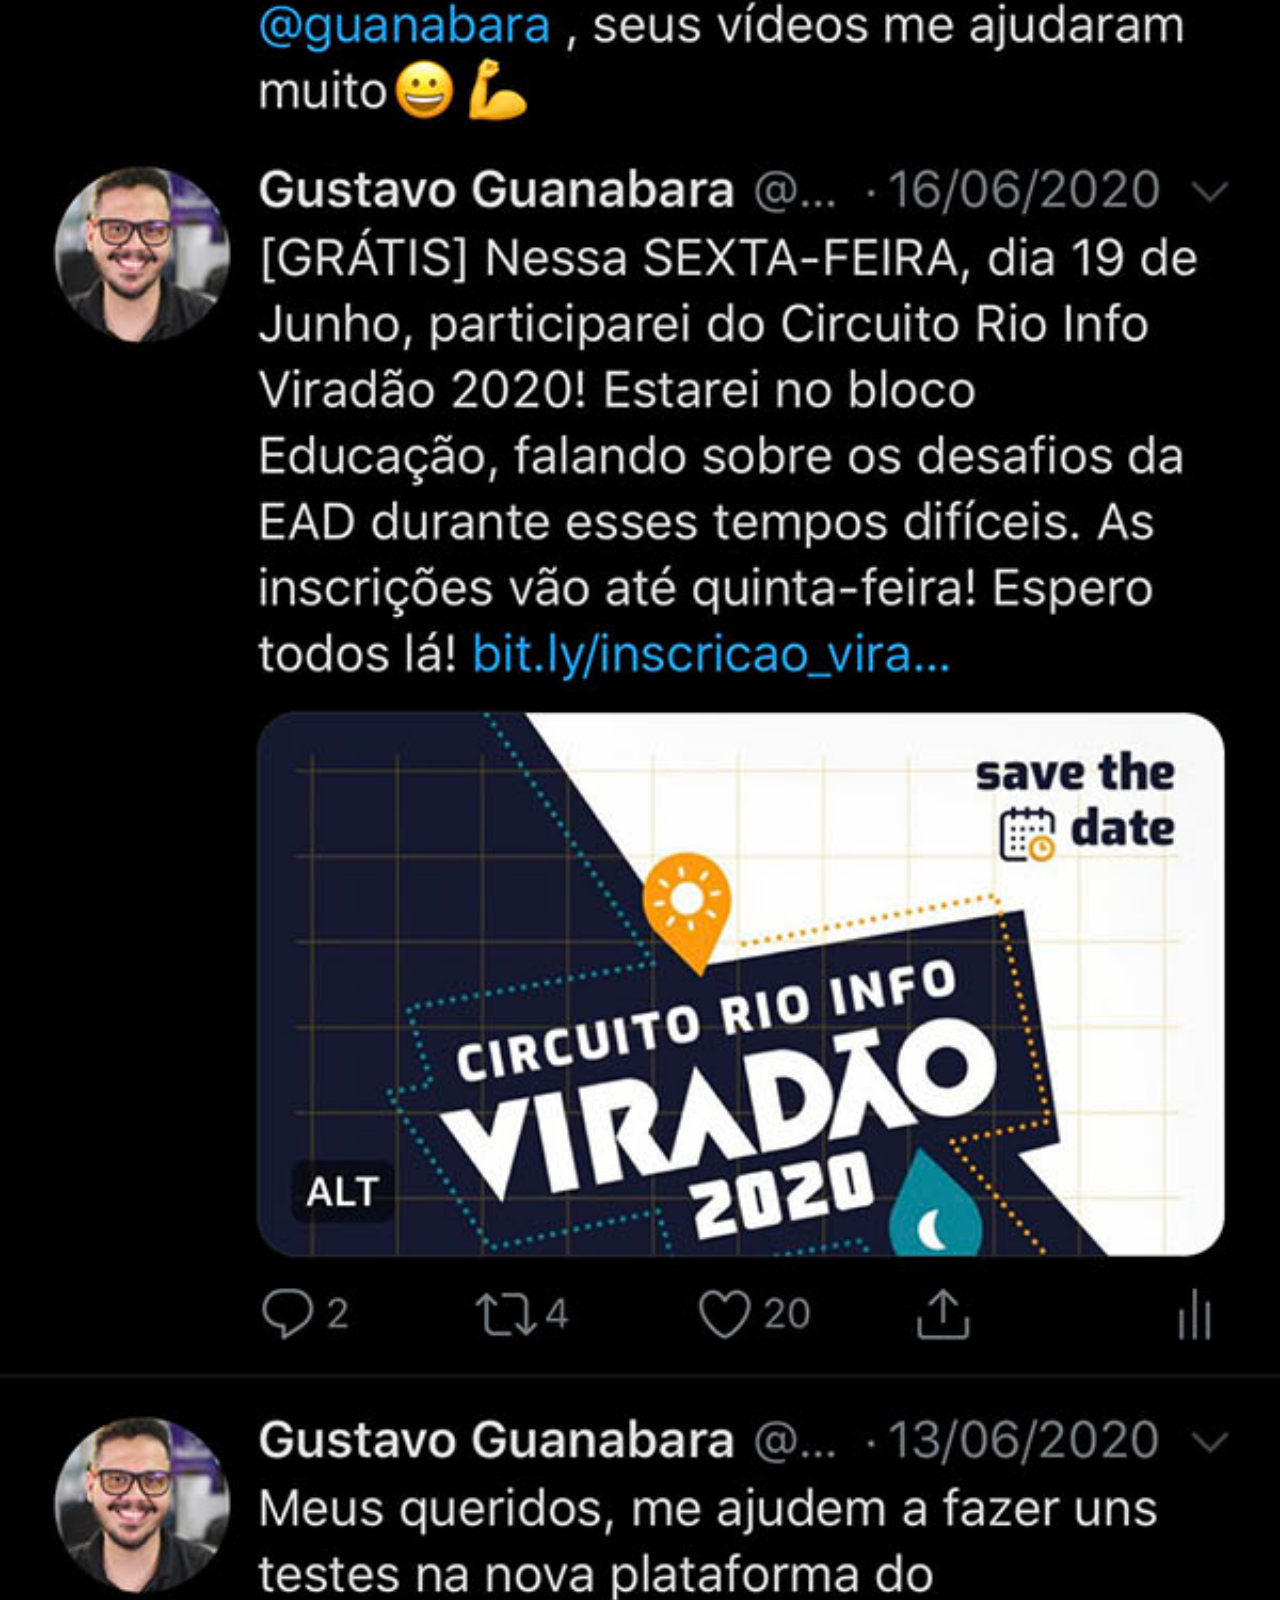
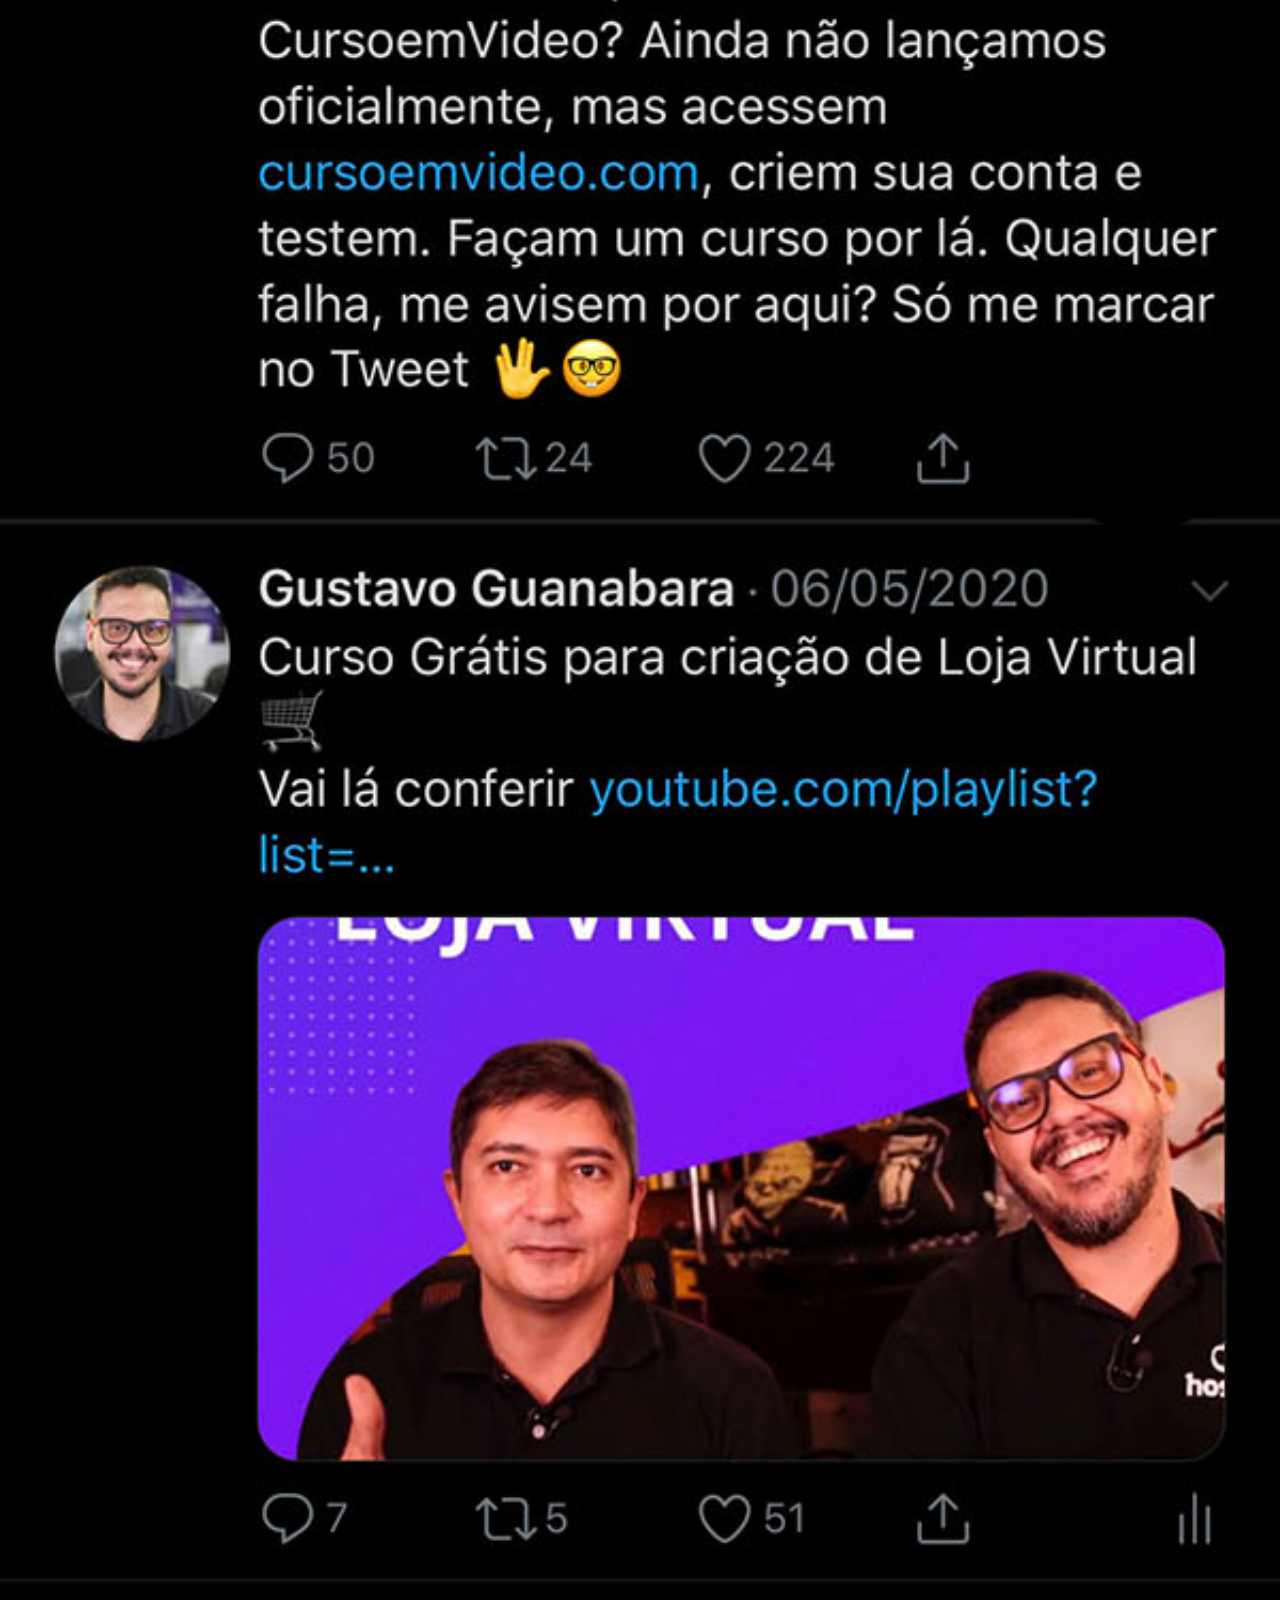
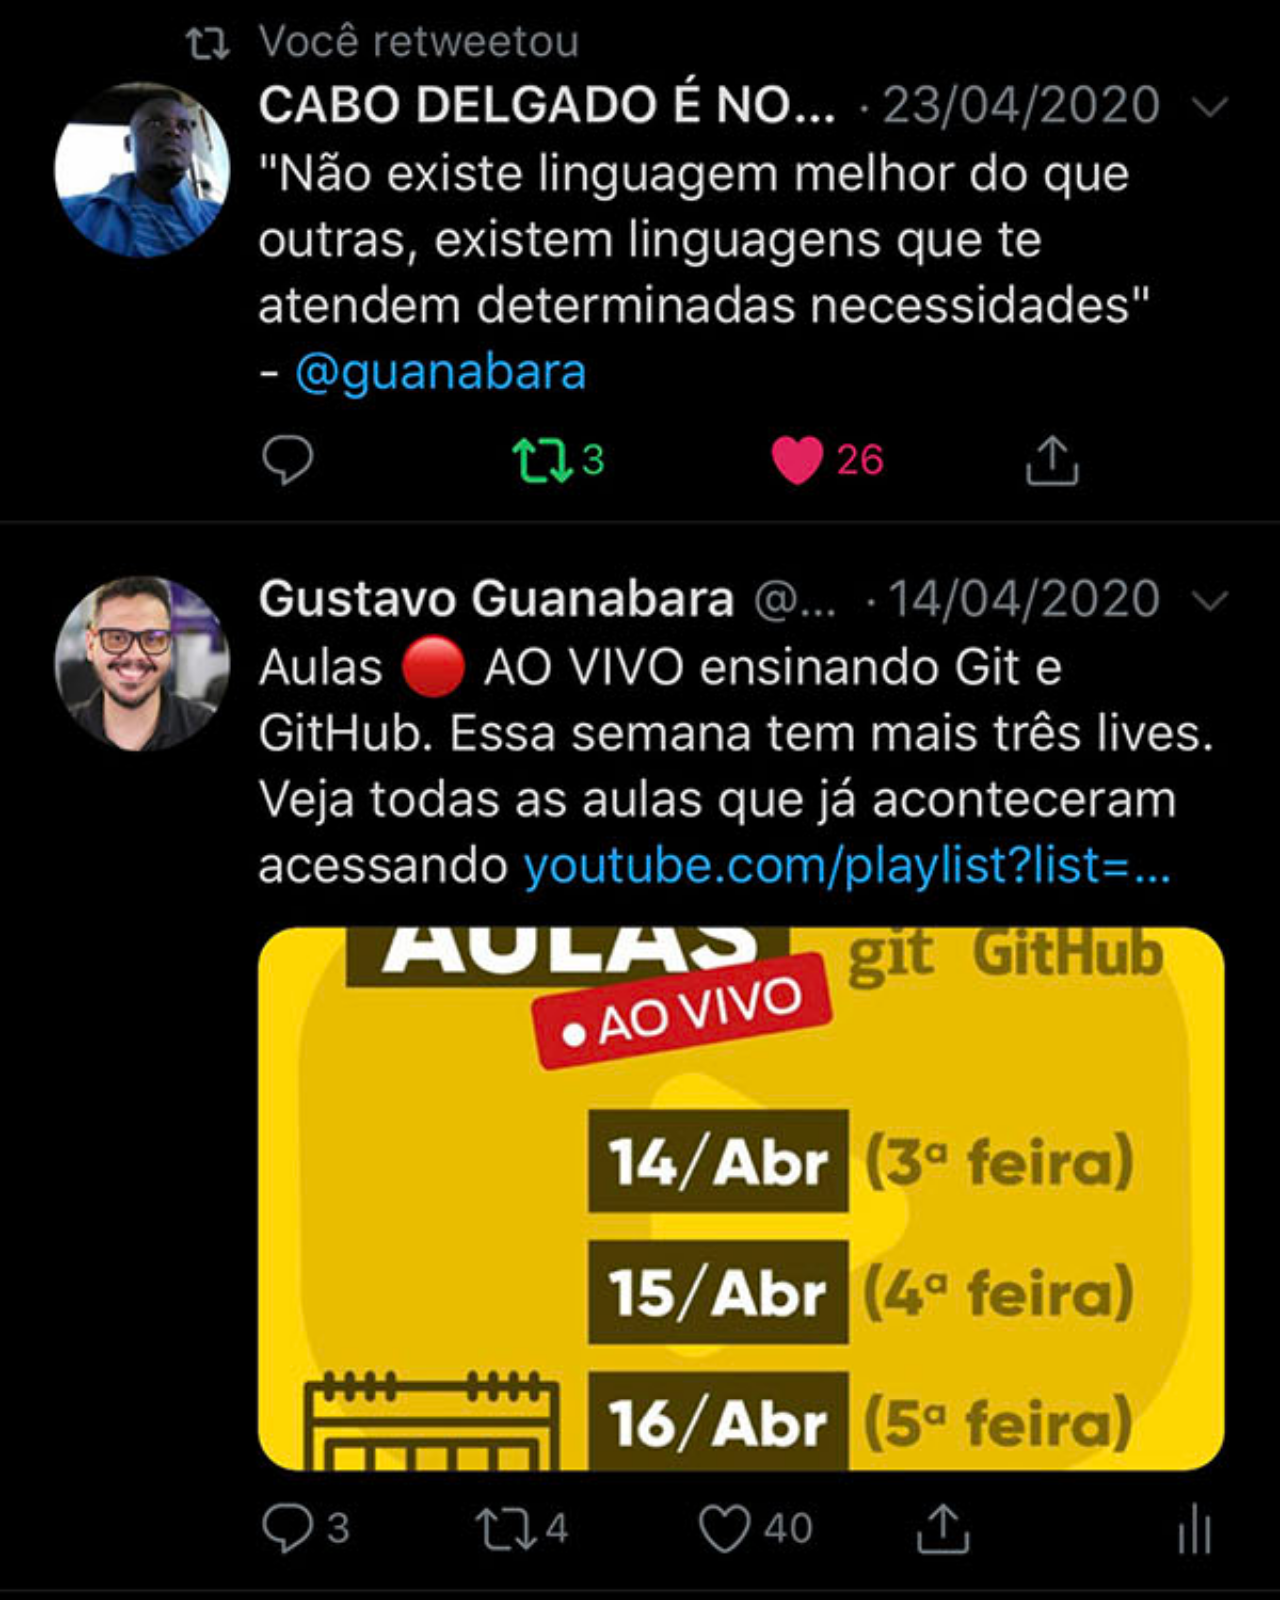
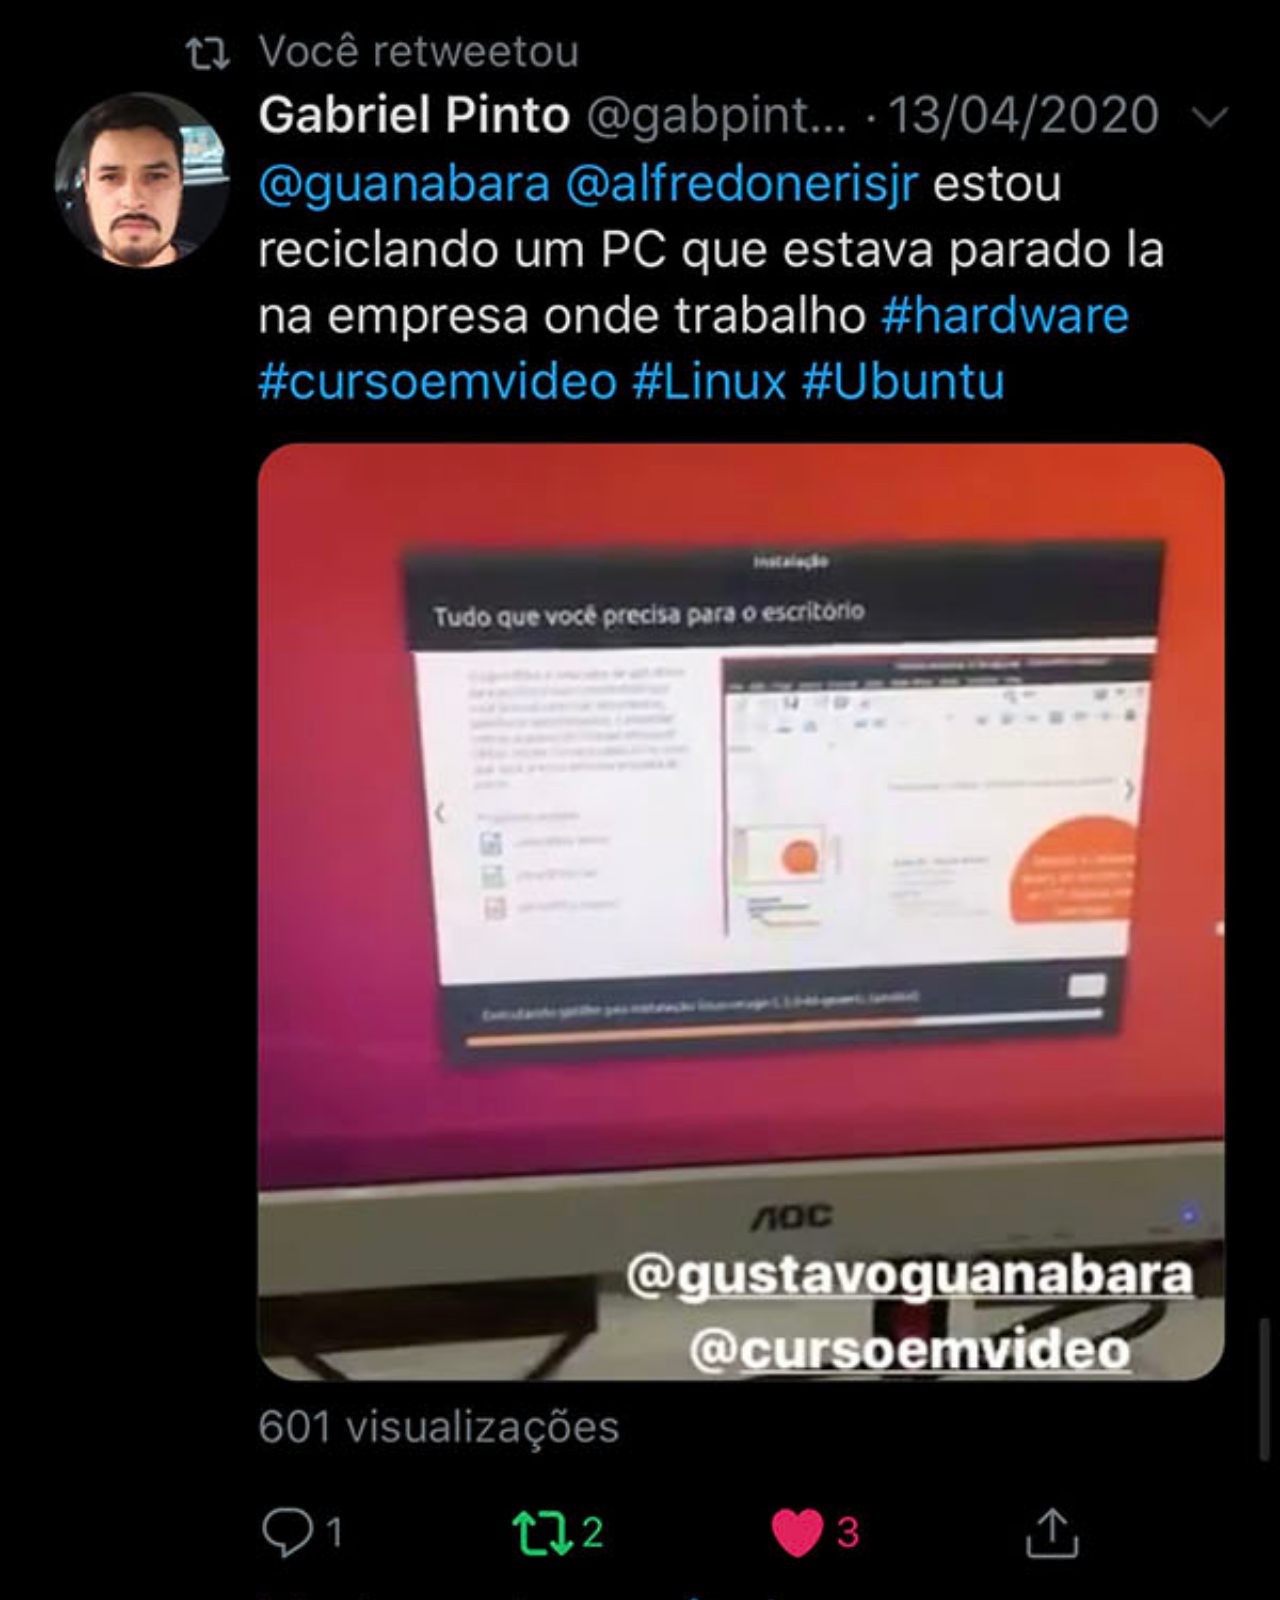
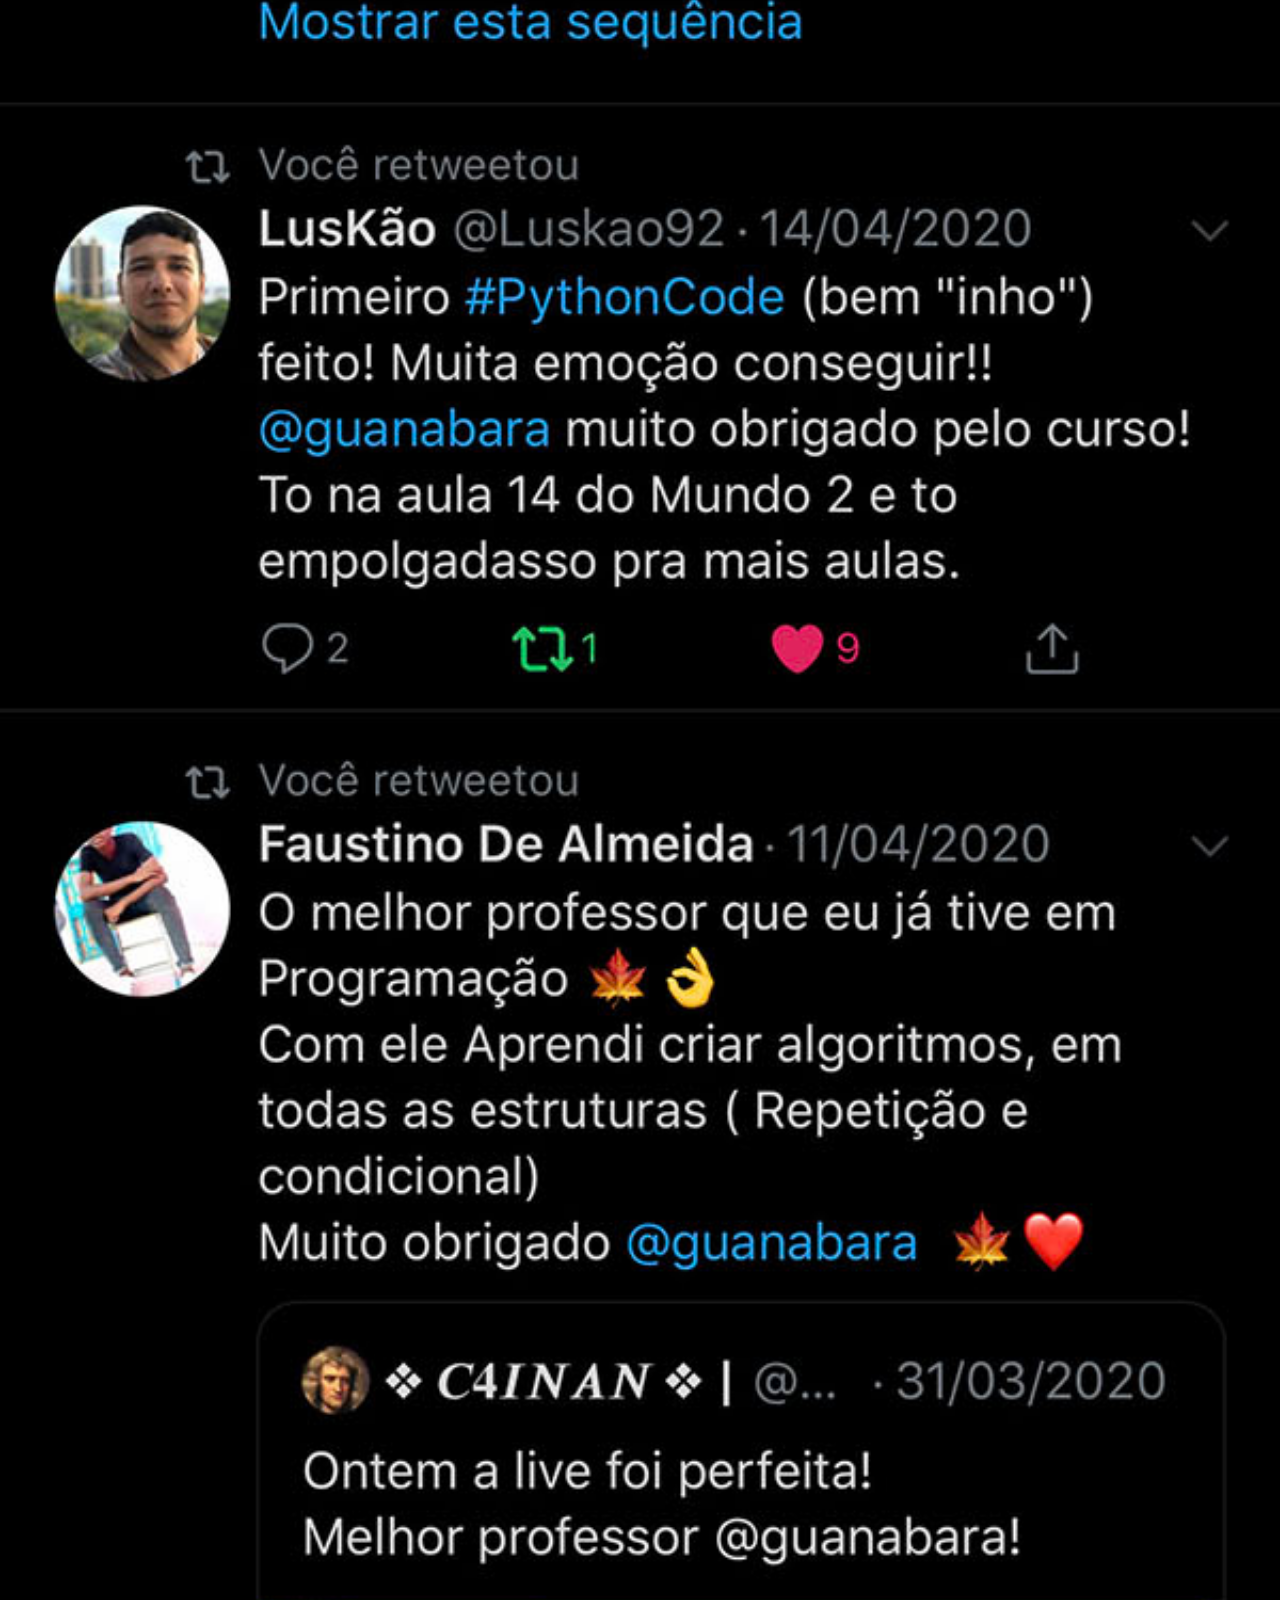
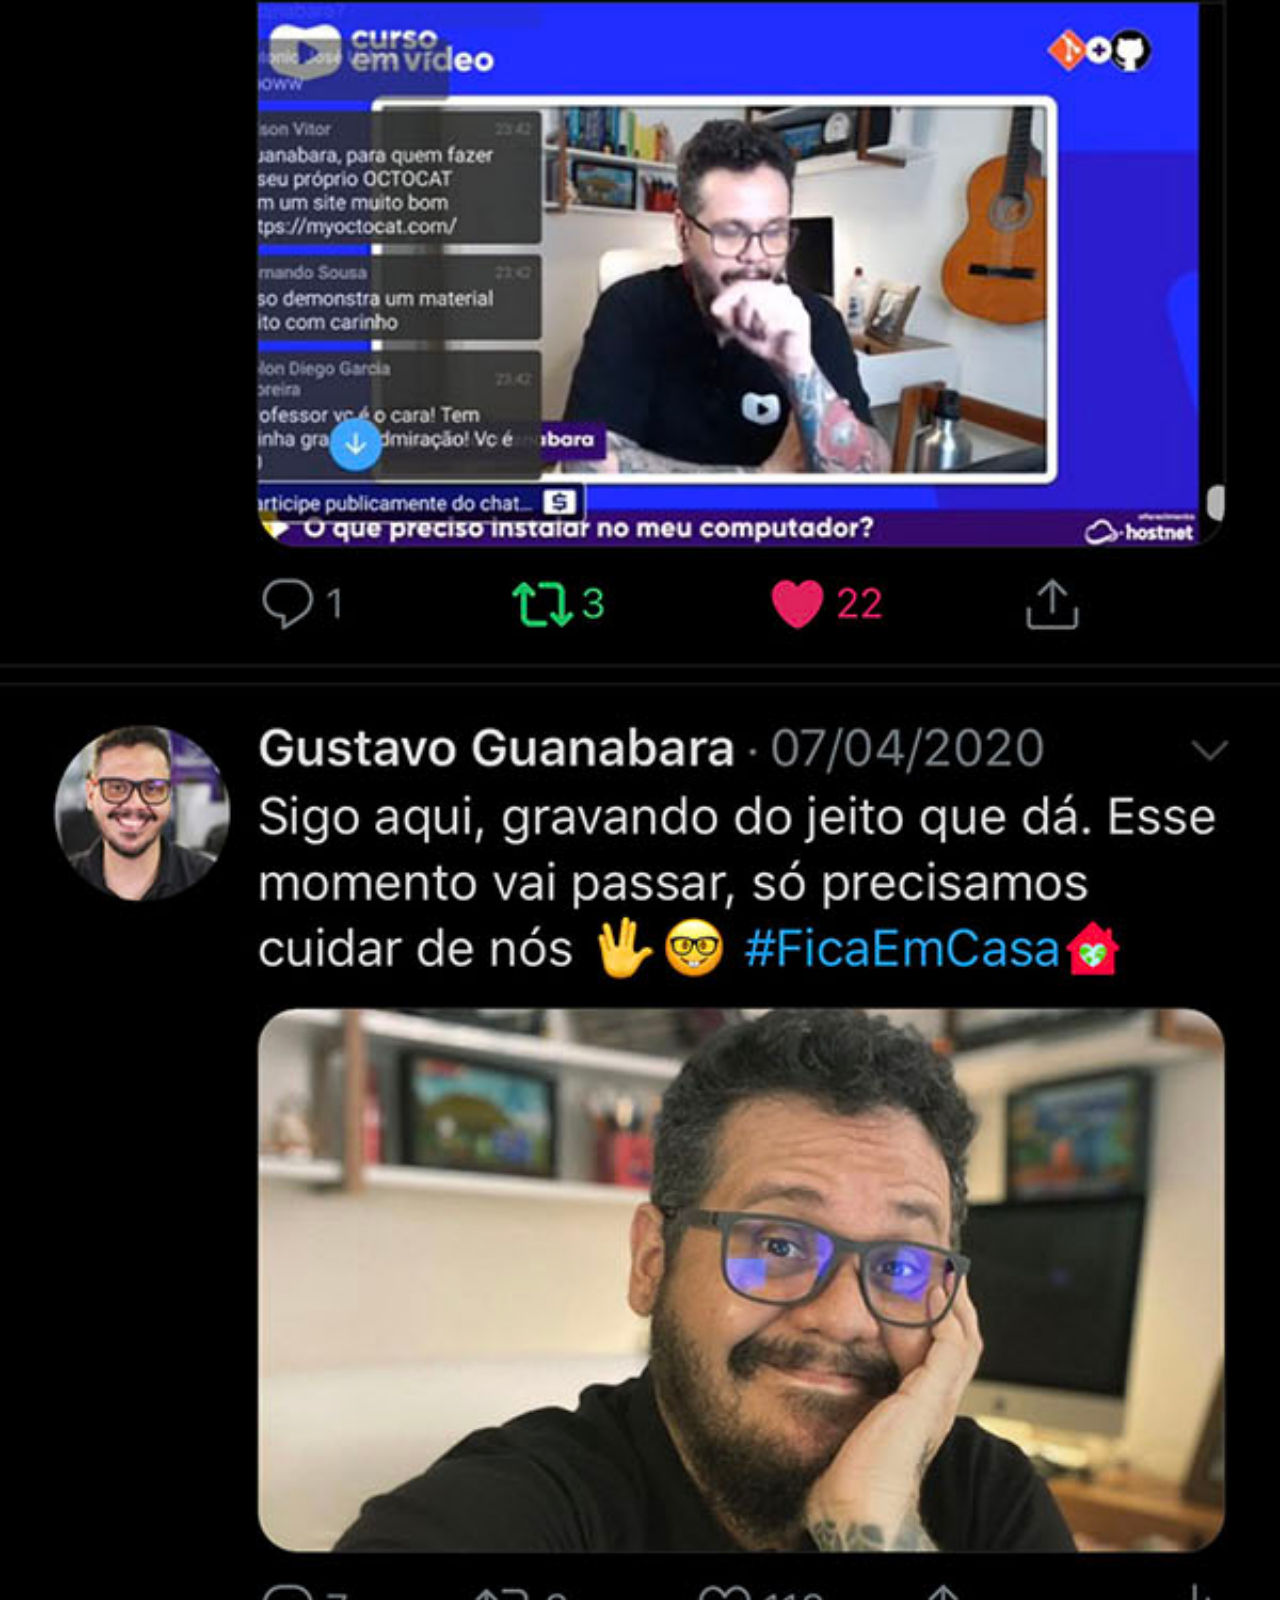
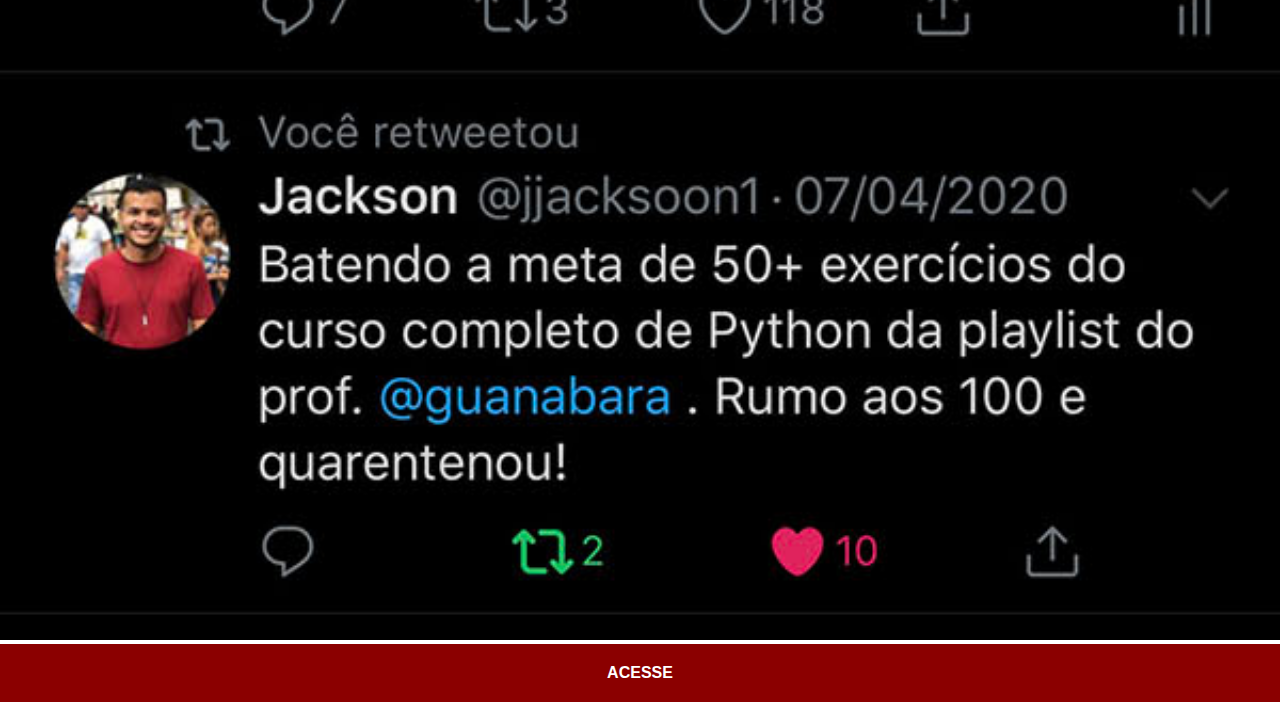
<file: twitter.html>
<!DOCTYPE html>
<html lang="pt-br">
<head>
    <meta charset="UTF-8">
    <meta name="viewport" content="width=device-width, initial-scale=1.0">
    <title>Twitter</title>
    <link rel="stylesheet" href="estilos/social.css">
</head>
<body>
    <img src="imagens/tela-twitter.jpg" alt="Twitter">
    <a href="https://x.com/guanabara" target="_blank">ACESSE</a>
</body>
</html>
</file>
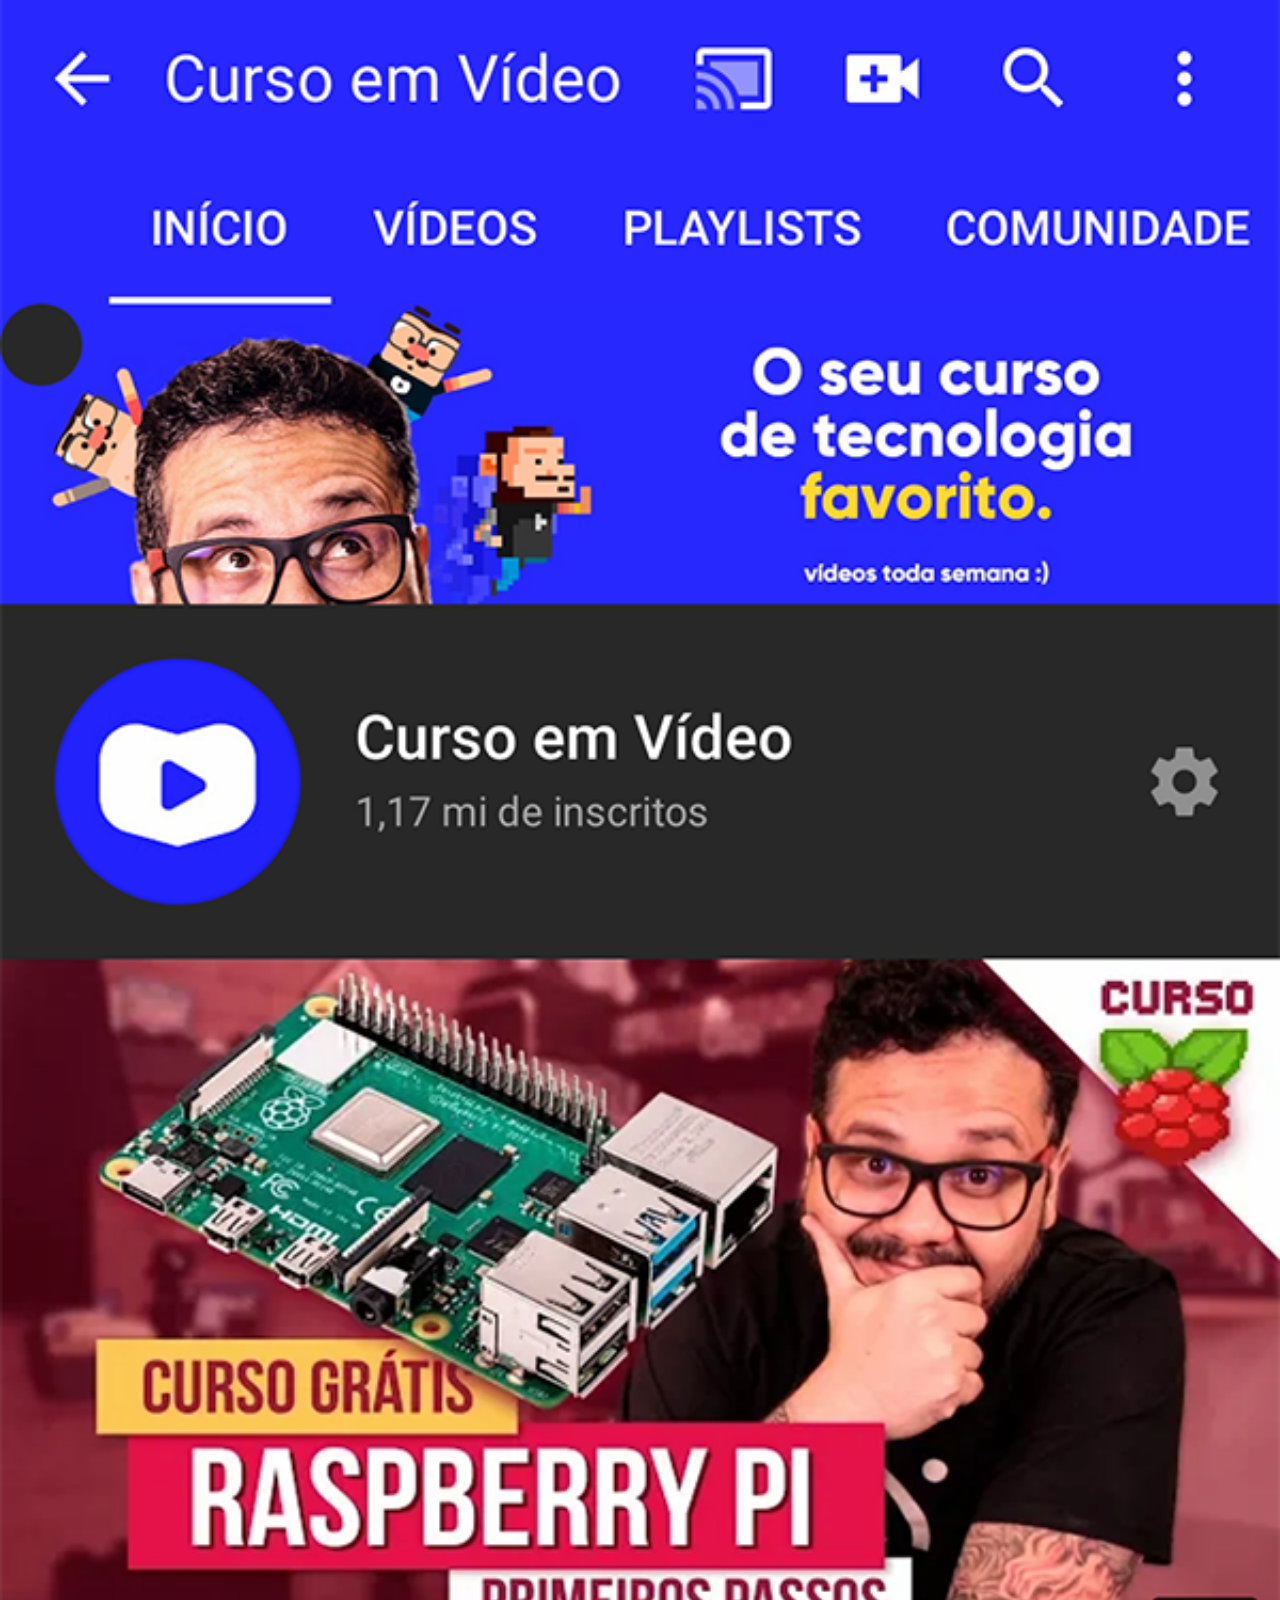
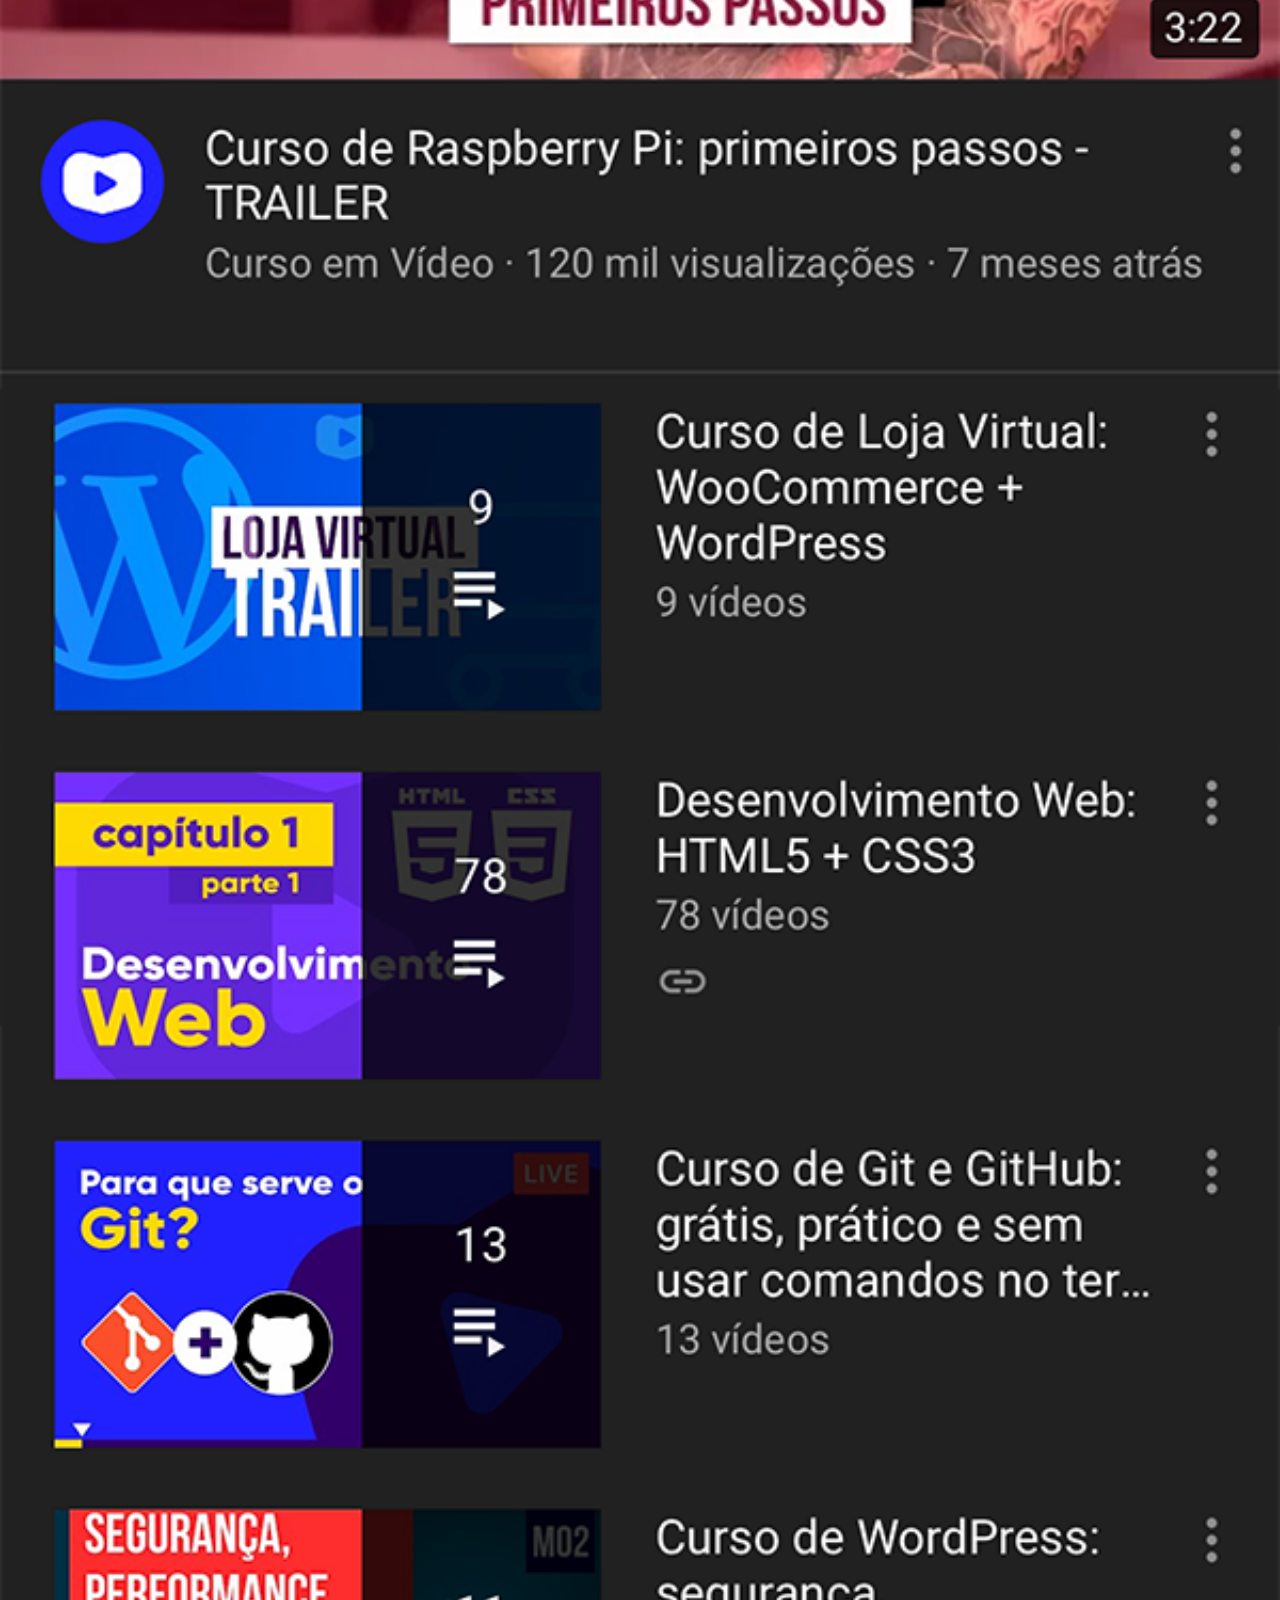
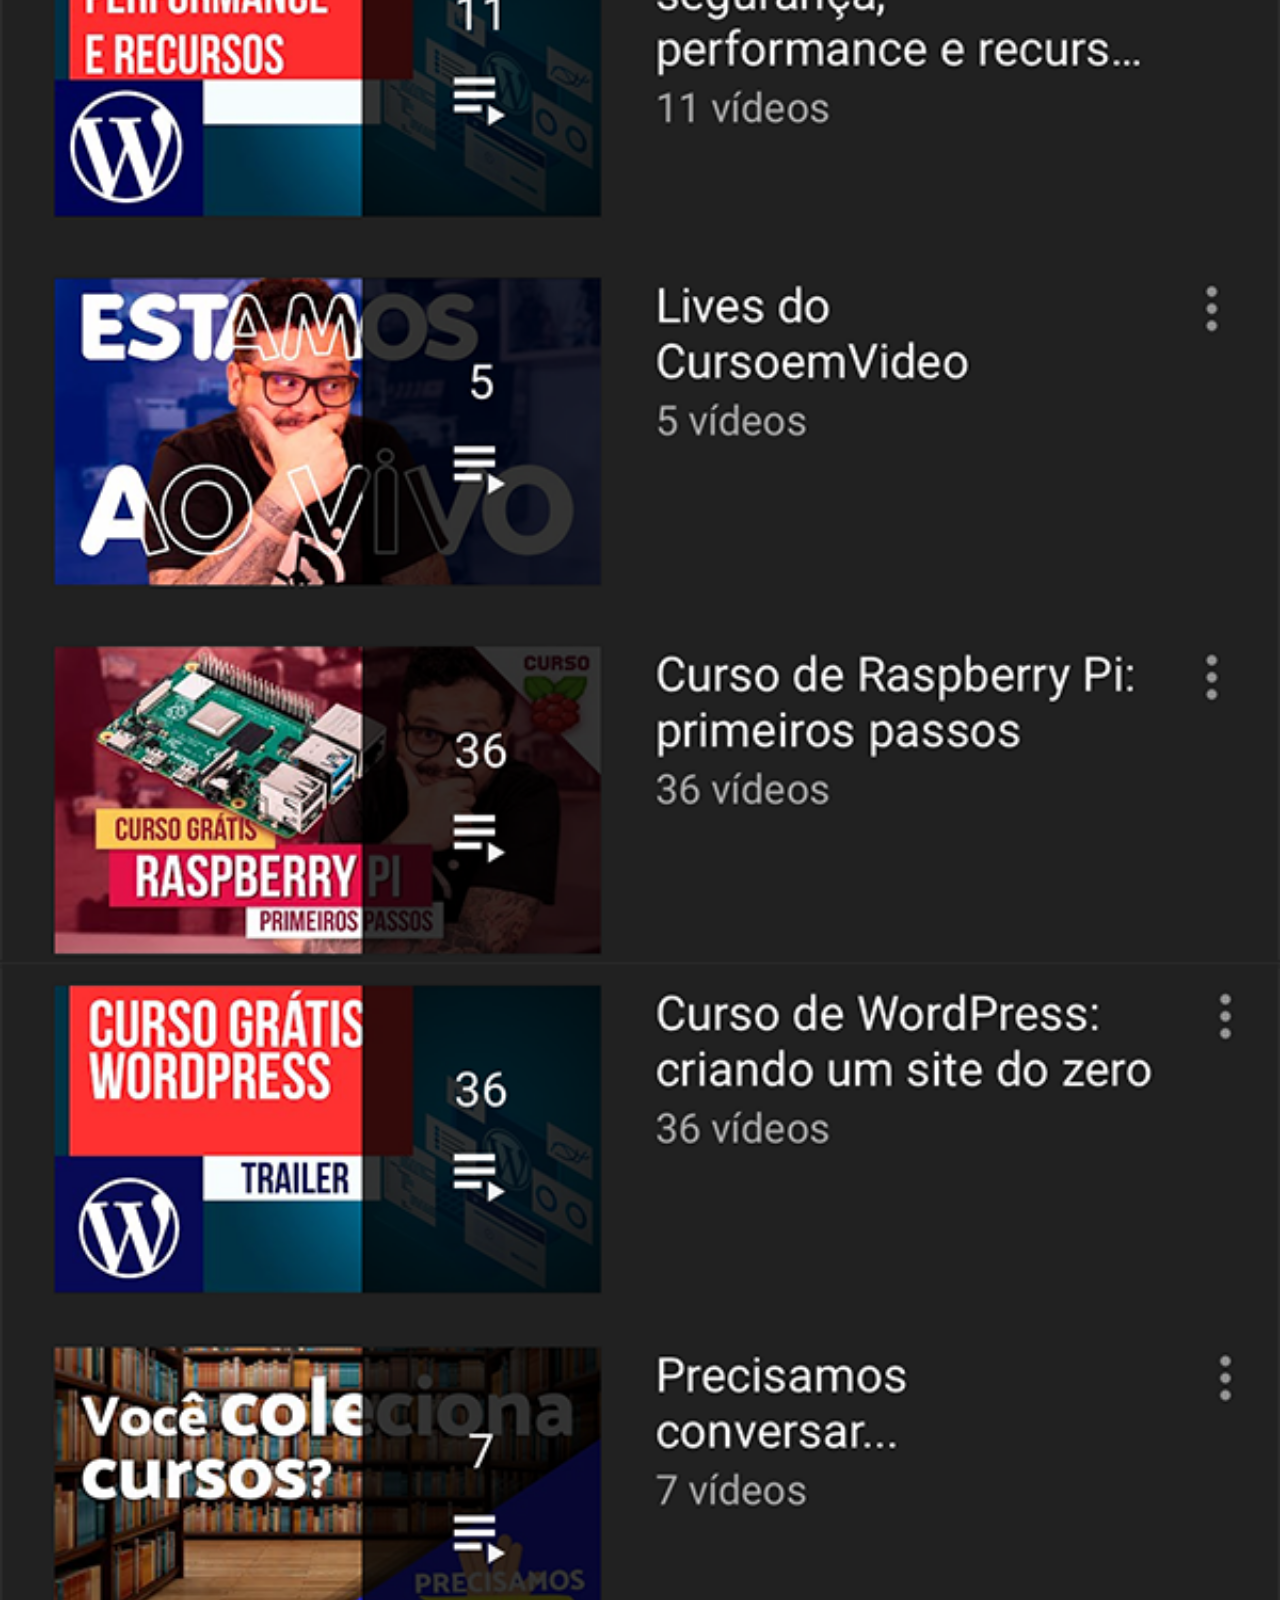
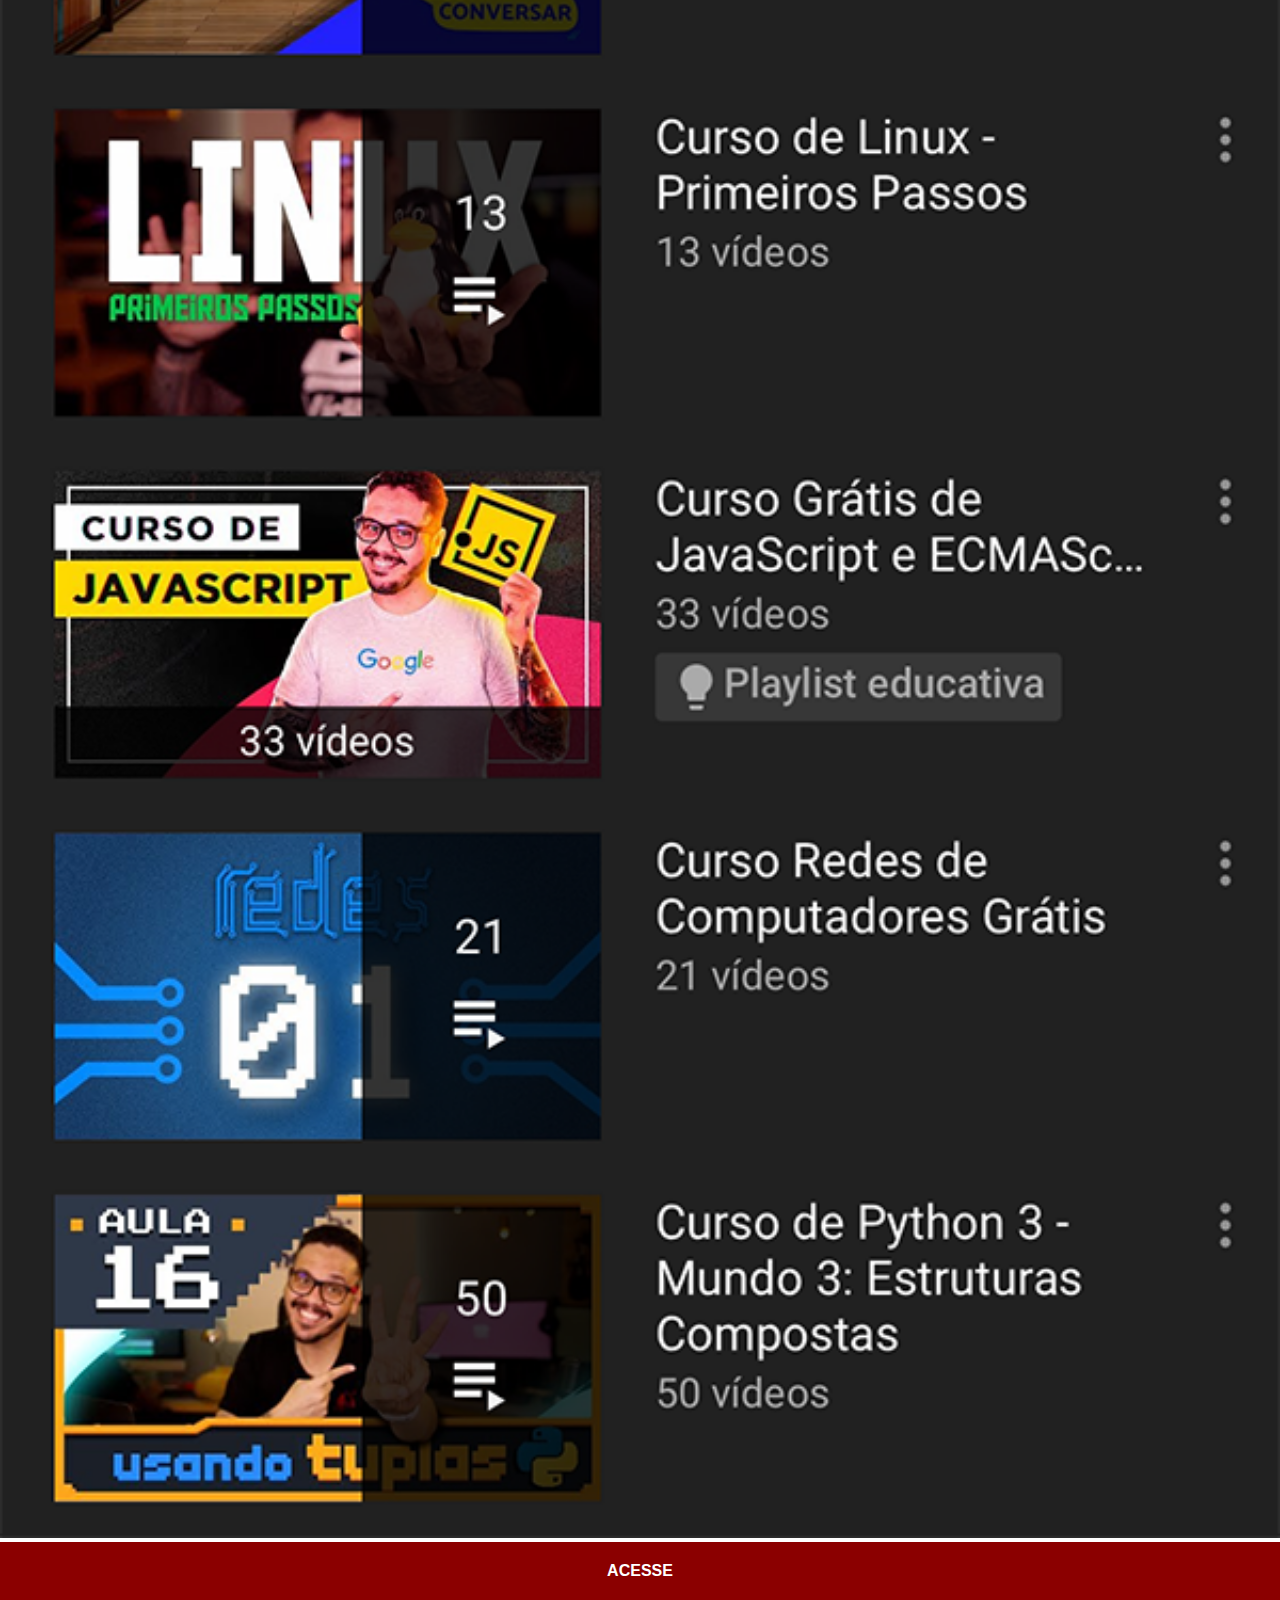
<file: youtube.html>
<!DOCTYPE html>
<html lang="pt-br">
<head>
    <meta charset="UTF-8">
    <meta name="viewport" content="width=device-width, initial-scale=1.0">
    <title>YouTube</title>
    <link rel="stylesheet" href="estilos/social.css">
</head>
<body>
    <img src="imagens/tela-youtube.png" alt="YouTube">
    <a href="https://www.youtube.com/c/CursoemV%C3%ADdeo/playlists" target="_blank">ACESSE</a>
</body>
</html>
</file>
<file: estilos/style.css>
@charset "UTF8";

* {
    margin: 0px;
    padding: 0px;
    font-family: Arial, Helvetica, sans-serif;
}

html, body {
    height: 100vh;
    width: 100vw;
    background-color: black;
}

body {
    background: url('../imagens/fundo-madeira.jpg') no-repeat top center;
    background-size: cover;
    background-attachment: fixed;
}

main { 
    position: relative;
    height: 100vh;
}

section#telefone {
    position: absolute;
    top: 50%;
    left: 50%;
    transform: translate(-50%, -50%);

    height: 627px;
    width: 311px;
    background: url('../imagens/frame-iphone.png') no-repeat;
}

iframe#tela {
    position: relative;
    top: 80px;
    left: 22px;
    width: 269px;
    height: 472px;
}

section#redes-sociais {
    text-align: right;
}

section#redes-sociais > a > img {
    width: 50px;
    margin: 10px;
    border-radius: 50%;
    box-shadow: 2px 2px 5px rgba(0, 0, 0, 0.74);
    box-sizing: border-box;
}

section#redes-sociais img:hover {
    border: 2px solid rgba(255, 255, 255, 0.753);
    transform: translate(-3px, -3px);
    box-shadow: 5px 5px 10px rgba(0, 0, 0, 0.74);
    transition: transform 0.3s, border 1s;
}
</file>
<file: estilos/social.css>
@charset "UTF8";

* {
    margin: 0px;
    padding: 0px;
    font-family: Arial, Helvetica, sans-serif;
}

::-webkit-scrollbar {
    width: 0px;
    height: 0px;
}

img {
    width: 100vw;
}

a {
    display: block;
    background-color: darkred;
    color: white;
    padding: 20px;
    text-align: center;
    font-weight: bolder;
    text-decoration: none;
}

a:hover {
    background-color: red;
}
</file>
